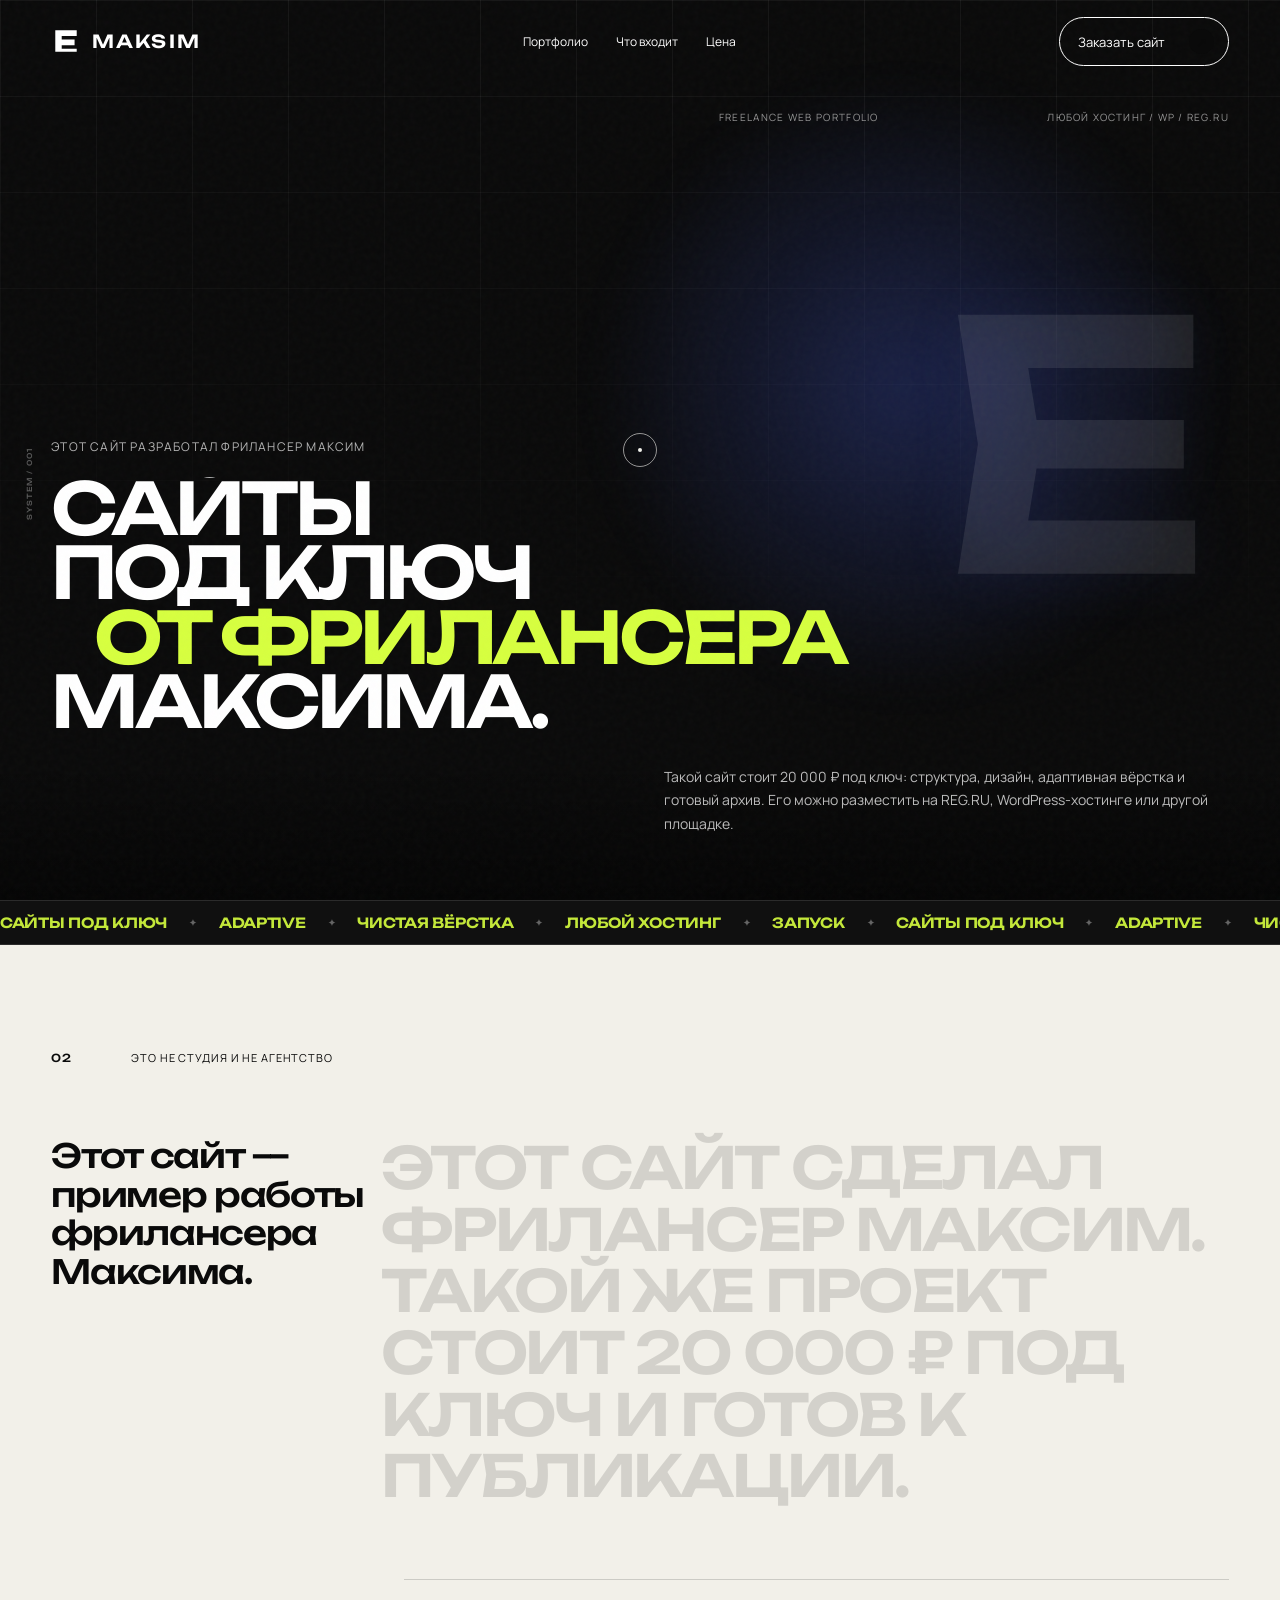
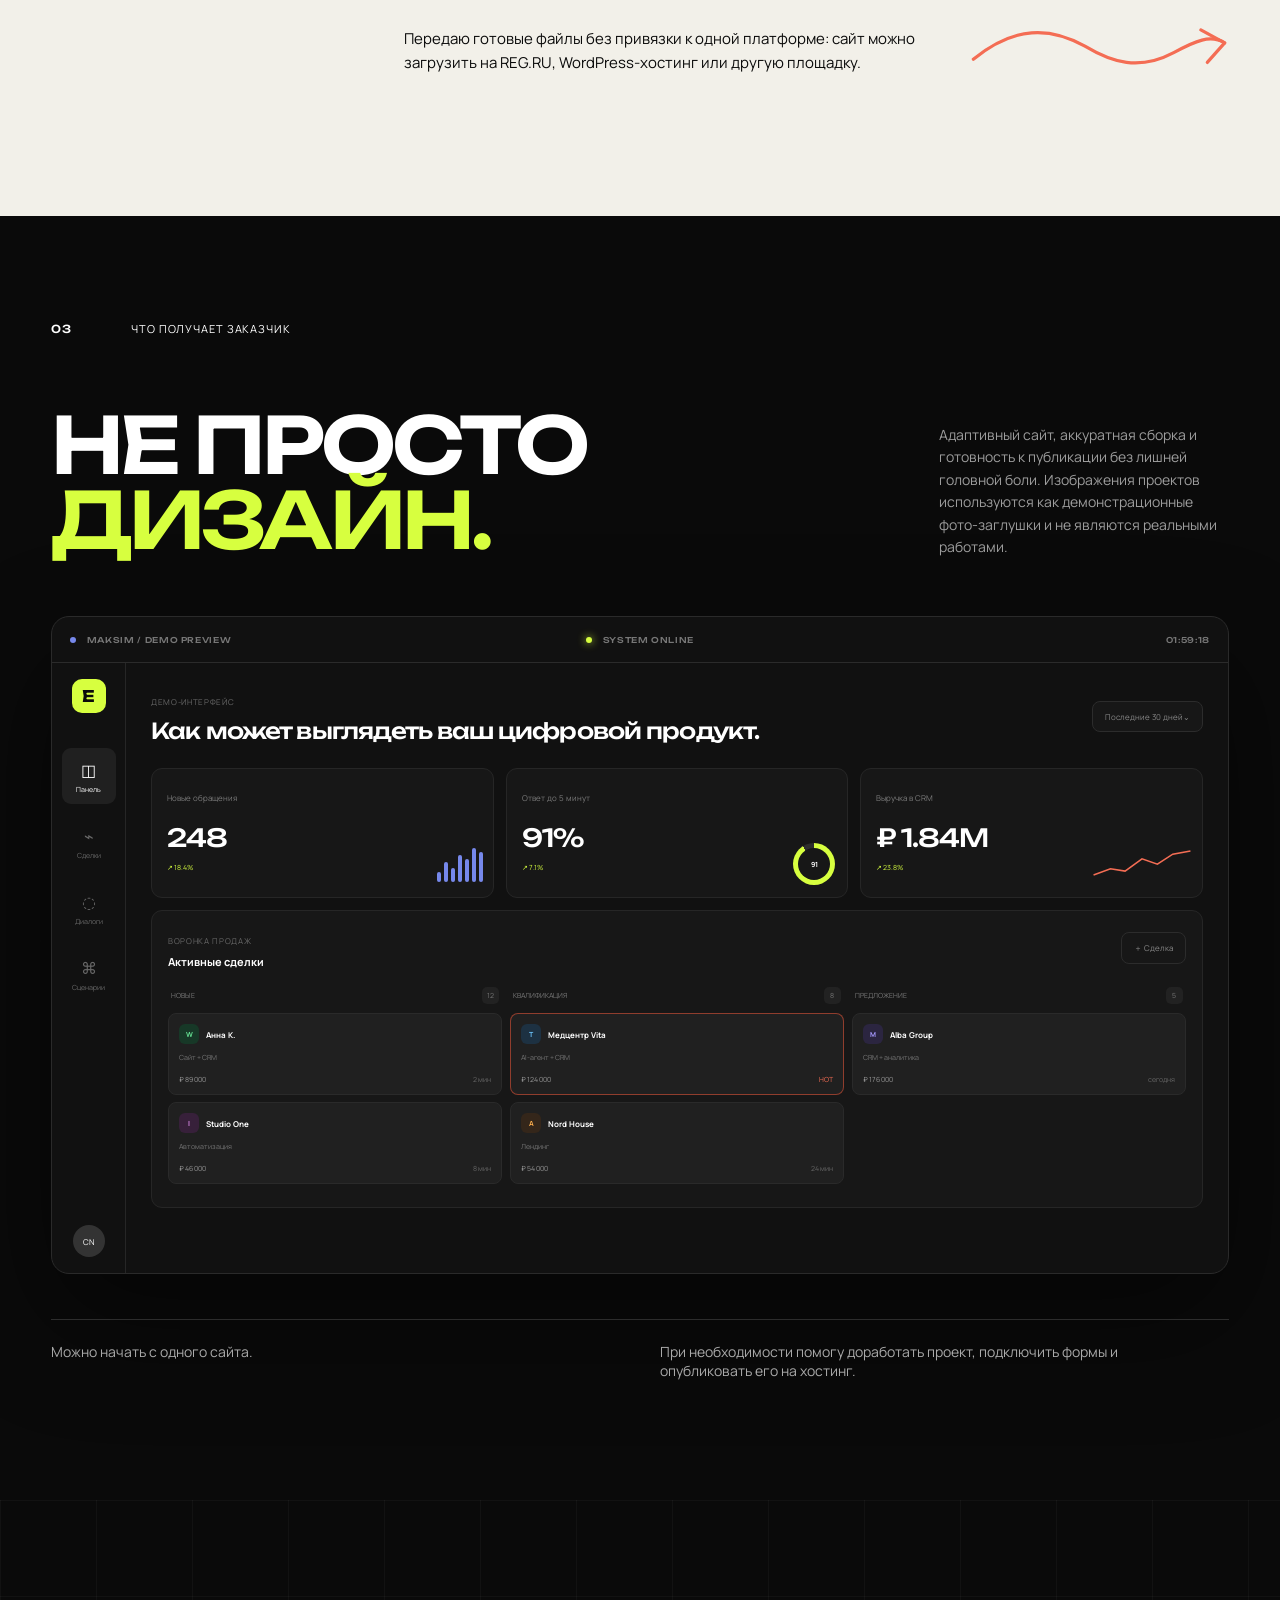
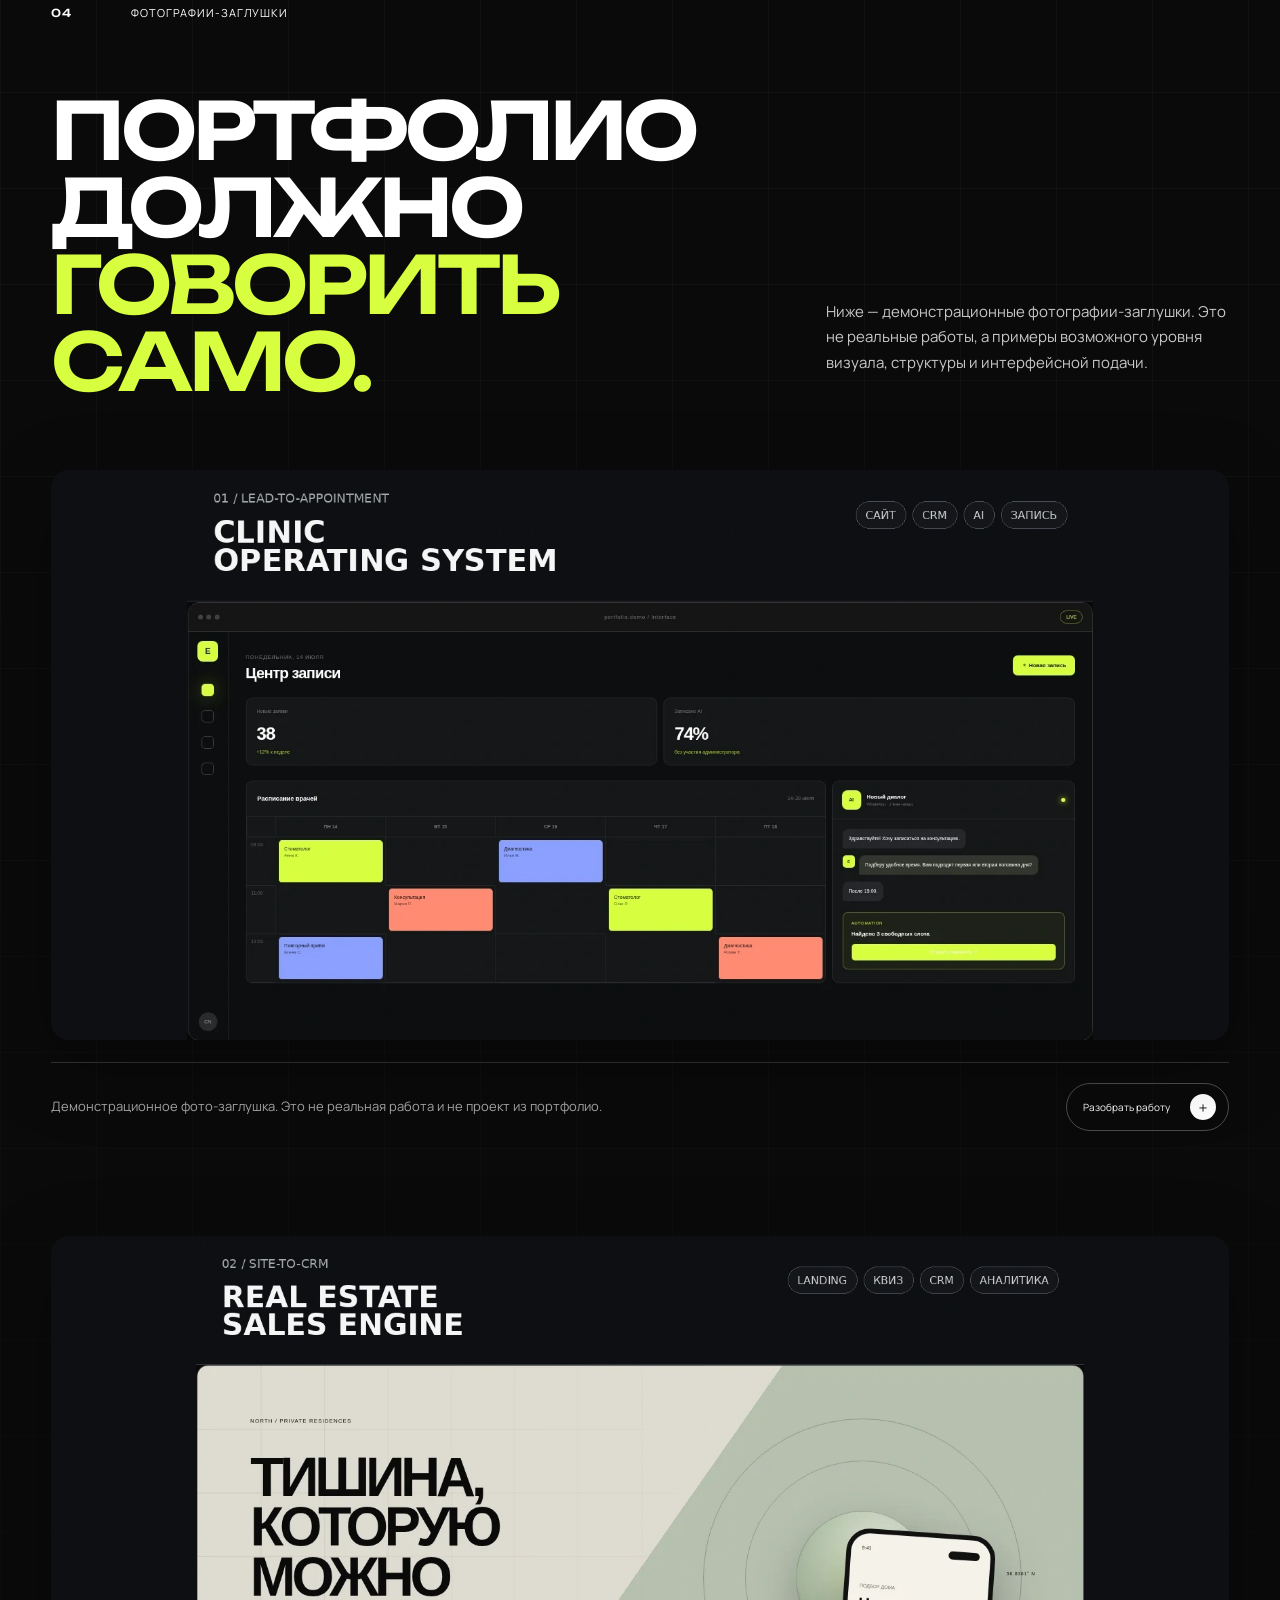
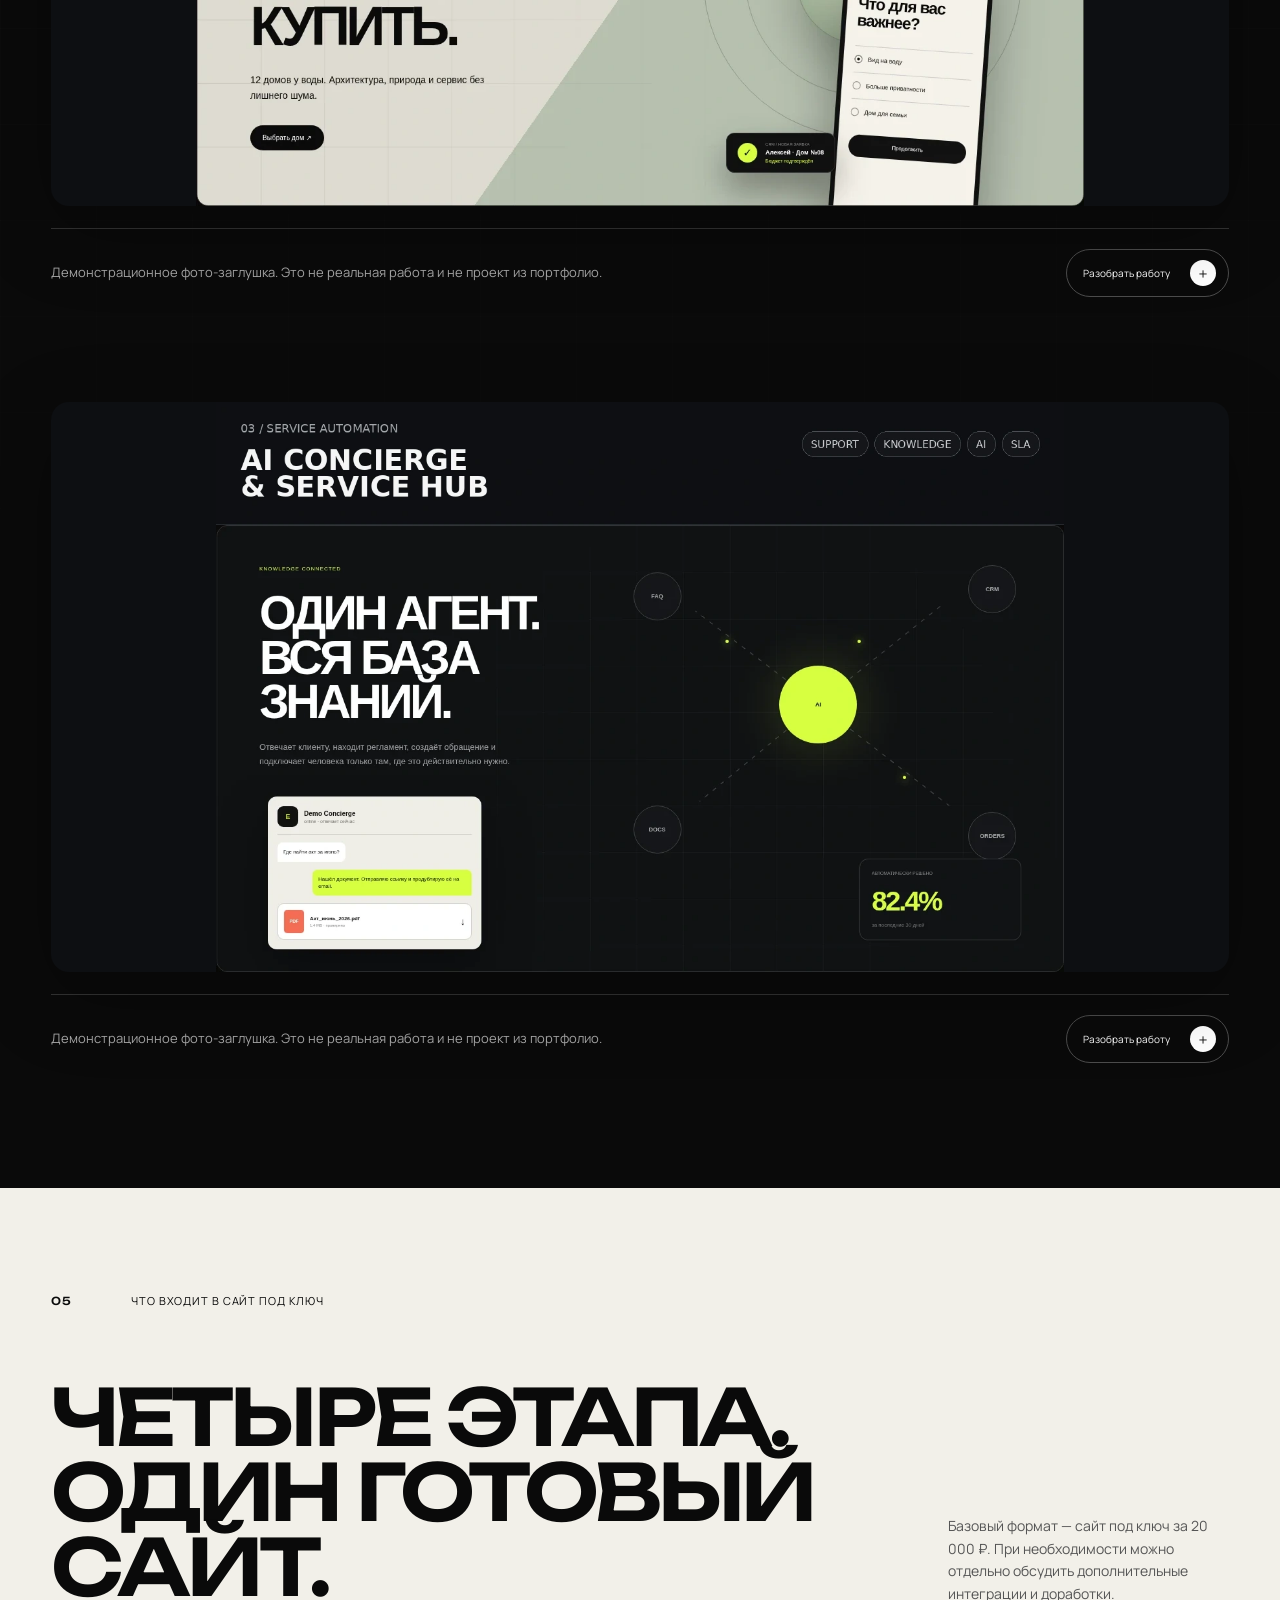
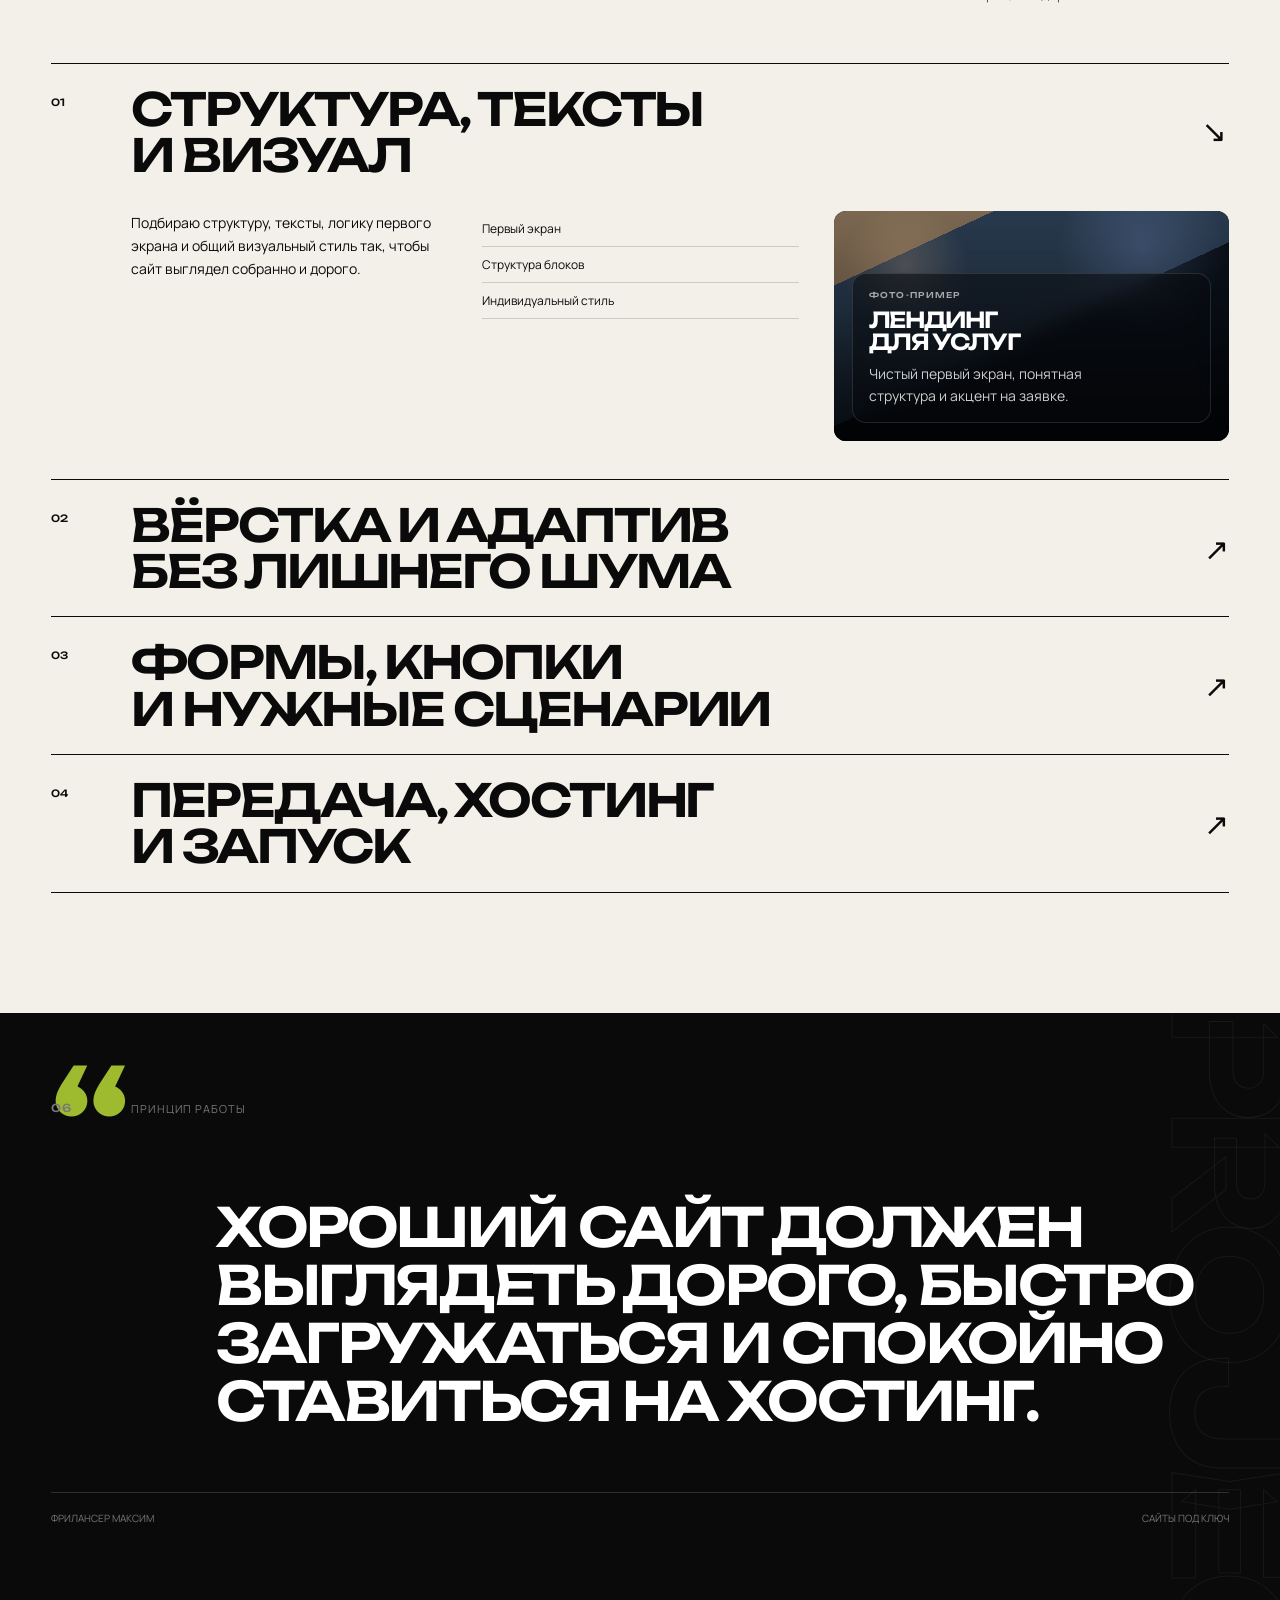
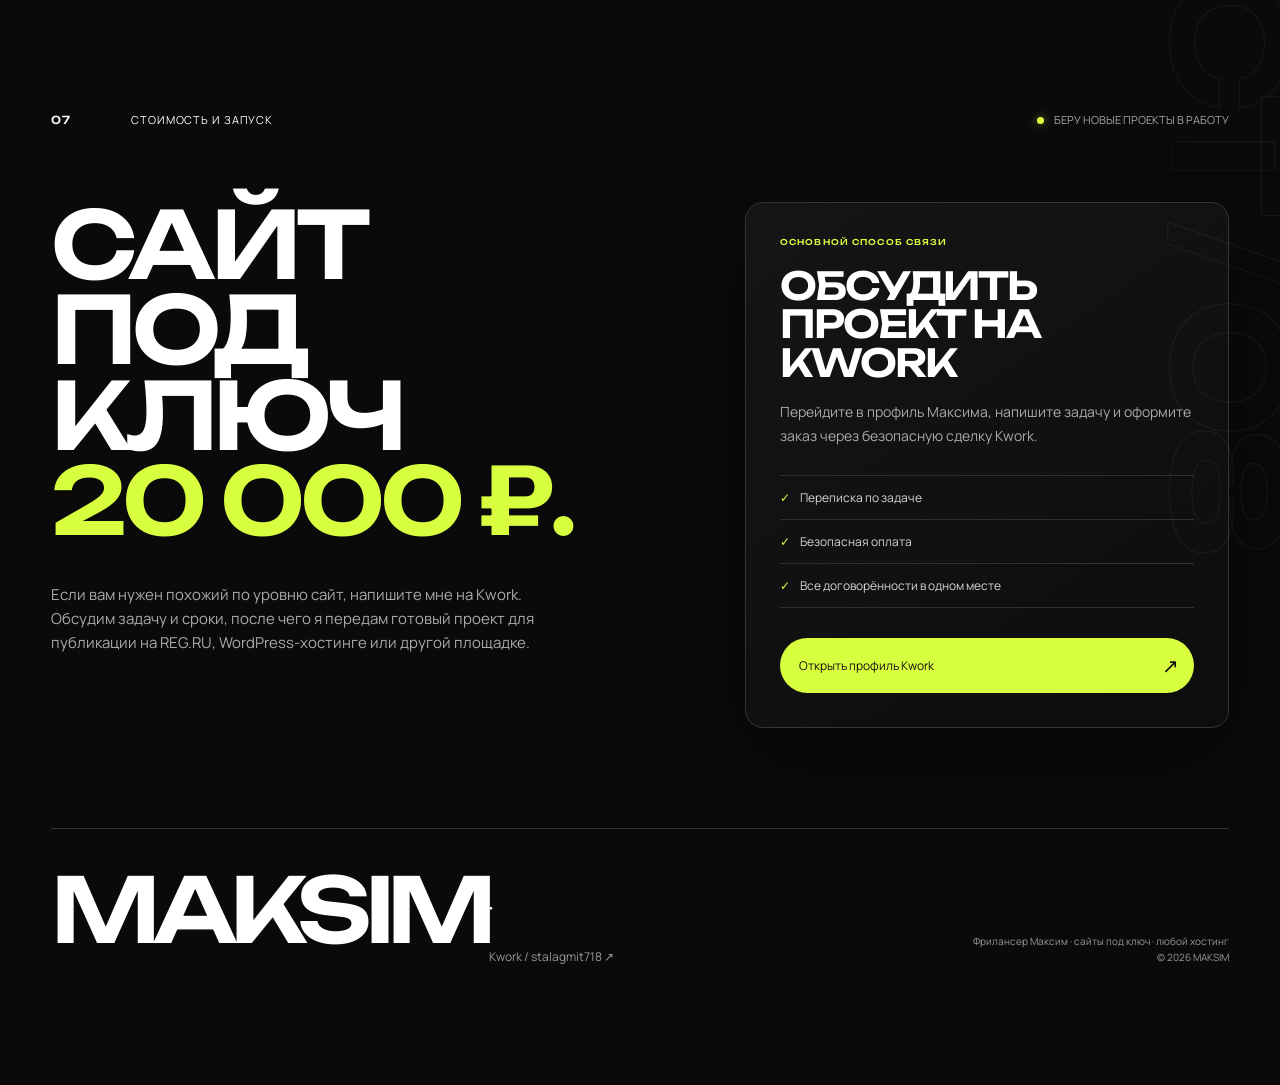
<file: index.html>
<!DOCTYPE html>

<html lang="ru">
<head>
<meta charset="utf-8"/>
<meta content="width=device-width, initial-scale=1" name="viewport"/>
<meta content="#0b0b0b" name="theme-color"/>
<meta content="Портфолио фрилансера Максима: сайты под ключ, которые можно разместить на любом хостинге. Базовая стоимость — 20 000 ₽." name="description"/>
<title>Максим — сайты под ключ за 20 000 ₽</title>
<link href="assets/favicon.svg" rel="icon" type="image/svg+xml"/>
<link href="styles.css" rel="stylesheet"/>
</head>
<body class="is-loading">
<div aria-hidden="true" class="loader">
<div class="loader-mark">E</div>
<div class="loader-copy"><span>MAKSIM / WEB PORTFOLIO</span><b data-loader-count="">00</b></div>
<div class="loader-track"><i></i></div>
</div>
<div aria-hidden="true" class="noise"></div>
<div aria-hidden="true" class="progress"><span></span></div>
<div aria-hidden="true" class="cursor"><i></i></div>
<header class="site-header" data-header="">
<a aria-label="Портфолио Максима — на главную" class="brand magnetic" href="#top">
<svg aria-hidden="true" viewbox="0 0 42 42">
<path d="M6 6h30v8H15v5h18v8H15v5h21v4H6z"></path>
</svg>
<span>MAKSIM</span>
</a>
<nav aria-label="Основная навигация" class="desktop-nav"><a href="#work">Портфолио</a><a href="#services">Что входит</a><a href="#contact">Цена</a></nav>
<a class="header-cta magnetic" href="#contact"><span>Заказать сайт</span><b>↗</b></a>
<button aria-expanded="false" aria-label="Открыть меню" class="menu-toggle"><span></span><span></span></button>
</header>
<aside aria-hidden="true" class="mobile-menu">
<nav><a href="#work">Портфолио</a><a href="#services">Что входит</a><a href="#contact">Заказать сайт ↗</a></nav>
<small>Фрилансер · сайты под ключ · любой хостинг</small>
</aside>
<main id="top">
<section aria-labelledby="hero-title" class="hero section-dark">
<div aria-hidden="true" class="hero-grid"></div>
<div aria-hidden="true" class="hero-glow"></div>
<div class="hero-topline reveal">
<span>Freelance web portfolio</span>
<span>Любой хостинг / WP / reg.ru</span>
</div>
<div class="hero-copy">
<p class="eyebrow reveal">Этот сайт разработал фрилансер Максим</p>
<h1 id="hero-title">
<span class="line"><em>САЙТЫ</em></span>
<span class="line"><em>ПОД КЛЮЧ</em></span>
<span class="line accent-line"><em>ОТ ФРИЛАНСЕРА</em></span>
<span class="line"><em>МАКСИМА.</em></span>
</h1>
<div class="hero-bottom reveal">
<p>Такой сайт стоит 20 000 ₽ под ключ: структура, дизайн, адаптивная вёрстка и готовый архив. Его можно разместить на REG.RU, WordPress‑хостинге или другой площадке.</p>
</div>
</div>
<div aria-hidden="true" class="hero-letter-e">E</div>
<div aria-hidden="true" class="hero-watermark">E</div>
</section>
<section aria-label="Навыки и преимущества" class="ticker">
<div class="ticker-track">
<span>САЙТЫ ПОД КЛЮЧ</span><b>✦</b><span>ADAPTIVE</span><b>✦</b><span>ЧИСТАЯ ВЁРСТКА</span><b>✦</b><span>ЛЮБОЙ ХОСТИНГ</span><b>✦</b><span>ЗАПУСК</span><b>✦</b>
<span>САЙТЫ ПОД КЛЮЧ</span><b>✦</b><span>ADAPTIVE</span><b>✦</b><span>ЧИСТАЯ ВЁРСТКА</span><b>✦</b><span>ЛЮБОЙ ХОСТИНГ</span><b>✦</b><span>ЗАПУСК</span><b>✦</b>
</div>
</section>
<section class="manifesto section-light">
<div class="section-label reveal"><span>02</span><p>Это не студия и не агентство</p></div>
<div class="manifesto-copy">
<p class="intro reveal">Этот сайт — пример работы фрилансера Максима.</p>
<h2 class="word-reveal">ЭТОТ САЙТ СДЕЛАЛ ФРИЛАНСЕР МАКСИМ. ТАКОЙ ЖЕ ПРОЕКТ СТОИТ 20 000 ₽ ПОД КЛЮЧ И ГОТОВ К ПУБЛИКАЦИИ.</h2>
</div>
<div class="manifesto-foot reveal">
<p>Передаю готовые файлы без привязки к одной платформе: сайт можно загрузить на REG.RU, WordPress‑хостинг или другую площадку.</p>
<span aria-hidden="true" class="scribble">
<svg viewbox="0 0 240 80"><path d="M4 50c38-31 71-30 103-12 25 15 50 23 82 6 20-11 34-17 47-9"></path><path d="m214 23 22 12-16 18"></path></svg>
</span>
</div>
</section>
<section class="system section-dark" id="system">
<div class="section-label reveal"><span>03</span><p>Что получает заказчик</p></div>
<div class="system-heading">
<h2 class="reveal">НЕ ПРОСТО<br/><span>ДИЗАЙН.</span></h2>
<p class="reveal">Адаптивный сайт, аккуратная сборка и готовность к публикации без лишней головной боли. Изображения проектов используются как демонстрационные фото-заглушки и не являются реальными работами.</p>
</div>
<div class="control-room reveal">
<div class="window-top">
<div class="window-brand"><i></i> MAKSIM / DEMO PREVIEW</div>
<div class="window-status"><span></span> SYSTEM ONLINE</div>
<div class="window-time" id="clock">12:48:03</div>
</div>
<div class="control-layout">
<aside class="control-sidebar">
<div class="mini-logo">E</div>
<button aria-label="Панель" class="active"><span>◫</span><small>Панель</small></button>
<button aria-label="Сделки"><span>⌁</span><small>Сделки</small></button>
<button aria-label="Диалоги"><span>◌</span><small>Диалоги</small></button>
<button aria-label="Автоматизации"><span>⌘</span><small>Сценарии</small></button>
<div class="sidebar-bottom">CN</div>
</aside>
<div class="control-main">
<div class="dashboard-head">
<div><small>Демо‑интерфейс</small><h3>Как может выглядеть ваш цифровой продукт.</h3></div>
<button>Последние 30 дней⌄</button>
</div>
<div class="metric-row">
<article><small>Новые обращения</small><strong>248</strong><span>↗ 18.4%</span><div class="spark"><i></i><i></i><i></i><i></i><i></i><i></i><i></i></div></article>
<article><small>Ответ до 5 минут</small><strong>91%</strong><span>↗ 7.1%</span><div class="donut"><b>91</b></div></article>
<article><small>В работе</small><strong>64</strong><span class="neutral">12 требуют внимания</span><div class="people"><i>А</i><i>М</i><i>Д</i><i>+4</i></div></article>
<article><small>Выручка в CRM</small><strong>₽ 1.84M</strong><span>↗ 23.8%</span><div class="linechart"><svg viewbox="0 0 130 42"><path d="M2 35 24 27 43 30 65 14 85 21 105 8 128 4"></path></svg></div></article>
</div>
<div class="workspace-grid">
<div class="pipeline-panel">
<div class="panel-title"><div><small>Воронка продаж</small><strong>Активные сделки</strong></div><button>＋ Сделка</button></div>
<div class="pipeline-columns">
<div class="pipe-col"><header><span>НОВЫЕ</span><b>12</b></header>
<article><div><i class="source wa">W</i><strong>Анна К.</strong></div><small>Сайт + CRM</small><footer><span>₽ 89 000</span><b>2 мин</b></footer></article>
<article><div><i class="source ig">I</i><strong>Studio One</strong></div><small>Автоматизация</small><footer><span>₽ 46 000</span><b>8 мин</b></footer></article>
</div>
<div class="pipe-col"><header><span>КВАЛИФИКАЦИЯ</span><b>8</b></header>
<article class="hot"><div><i class="source tg">T</i><strong>Медцентр Vita</strong></div><small>AI‑агент + CRM</small><footer><span>₽ 124 000</span><b>HOT</b></footer></article>
<article><div><i class="source ad">A</i><strong>Nord House</strong></div><small>Лендинг</small><footer><span>₽ 54 000</span><b>24 мин</b></footer></article>
</div>
<div class="pipe-col"><header><span>ПРЕДЛОЖЕНИЕ</span><b>5</b></header>
<article><div><i class="source ml">M</i><strong>Alba Group</strong></div><small>CRM + аналитика</small><footer><span>₽ 176 000</span><b>сегодня</b></footer></article>
</div>
<div class="pipe-col"><header><span>СДЕЛКА</span><b>4</b></header>
<article class="won"><div><i class="source wa">W</i><strong>Forma</strong></div><small>Корпоративный сайт</small><footer><span>₽ 138 000</span><b>✓ WON</b></footer></article>
</div>
</div>
</div>
<div class="automation-panel">
<div class="panel-title"><div><small>Автоматизации</small><strong>Сценарий «Новая заявка»</strong></div><span class="live-dot">LIVE</span></div>
<div class="flow-canvas">
<svg preserveaspectratio="none" viewbox="0 0 500 310"><path d="M82 64 H182 V123 H280 V82 H410"></path><path d="M280 123 V229 H407"></path></svg>
<div class="flow-node fn1"><i>⚡</i><span>Триггер</span><strong>Новая заявка</strong></div>
<div class="flow-node fn2"><i>AI</i><span>Анализ</span><strong>Квалификация</strong></div>
<div class="flow-node fn3"><i>W</i><span>Сообщение</span><strong>Ответ в WhatsApp</strong></div>
<div class="flow-node fn4"><i>✓</i><span>CRM</span><strong>Создать сделку</strong></div>
<div class="flow-node fn5"><i>↻</i><span>Follow‑up</span><strong>Через 24 часа</strong></div>
<b class="pulse p1"></b><b class="pulse p2"></b>
</div>
</div>
</div>
</div>
</div>
</div>
<div class="system-caption reveal">
<p>Можно начать с одного сайта.</p>
<p>При необходимости помогу доработать проект, подключить формы и опубликовать его на хостинг.</p>
</div>
</section><section class="work section-dark" id="work">
<div class="section-label reveal"><span>04</span><p>Фотографии-заглушки</p></div>
<div class="work-head">
<h2 class="reveal">ПОРТФОЛИО ДОЛЖНО<br/><span>ГОВОРИТЬ САМО.</span></h2>
<div class="work-copy reveal">
<p>Ниже — демонстрационные фотографии-заглушки. Это не реальные работы, а примеры возможного уровня визуала, структуры и интерфейсной подачи.</p>

</div>
</div>
<div class="scene-stack">
<article class="scene-card scene-clinic reveal" data-scene="">

<figure class="portfolio-shot"><img alt="Статичное изображение проекта из портфолио Максима" decoding="async" loading="lazy" src="assets/portfolio-work-01.webp"/></figure>
<div class="scene-foot"><p>Демонстрационное фото-заглушка. Это не реальная работа и не проект из портфолио.</p><button class="scene-toggle" type="button"><span>Разобрать работу</span><b>＋</b></button></div>
<div class="scene-detail"><div class="scene-placeholder"><p>Тут будет разбор работы.</p></div></div>
</article>
<article class="scene-card scene-estate reveal" data-scene="">

<figure class="portfolio-shot"><img alt="Статичное изображение проекта из портфолио Максима" decoding="async" loading="lazy" src="assets/portfolio-work-02.webp"/></figure>
<div class="scene-foot"><p>Демонстрационное фото-заглушка. Это не реальная работа и не проект из портфолио.</p><button class="scene-toggle" type="button"><span>Разобрать работу</span><b>＋</b></button></div>
<div class="scene-detail"><div class="scene-placeholder"><p>Тут будет разбор работы.</p></div></div>
</article>
<article class="scene-card scene-service reveal" data-scene="">

<figure class="portfolio-shot"><img alt="Статичное изображение проекта из портфолио Максима" decoding="async" loading="lazy" src="assets/portfolio-work-03.webp"/></figure>
<div class="scene-foot"><p>Демонстрационное фото-заглушка. Это не реальная работа и не проект из портфолио.</p><button class="scene-toggle" type="button"><span>Разобрать работу</span><b>＋</b></button></div>
<div class="scene-detail"><div class="scene-placeholder"><p>Тут будет разбор работы.</p></div></div>
</article>
</div>
</section><section class="services section-light" id="services">
<div class="section-label reveal"><span>05</span><p>Что входит в сайт под ключ</p></div>
<div class="services-head reveal">
<h2>ЧЕТЫРЕ ЭТАПА.<br/><span>ОДИН ГОТОВЫЙ САЙТ.</span></h2>
<p>Базовый формат — сайт под ключ за 20 000 ₽. При необходимости можно отдельно обсудить дополнительные интеграции и доработки.</p>
</div>
<div class="service-list">
<article class="service-item active" data-service="web">
<div class="service-no">01</div>
<button class="service-trigger"><span>СТРУКТУРА, ТЕКСТЫ<br/>И ВИЗУАЛ</span><b>↗</b></button>
<div class="service-content">
<p>Подбираю структуру, тексты, логику первого экрана и общий визуальный стиль так, чтобы сайт выглядел собранно и дорого.</p>
<ul><li>Первый экран</li><li>Структура блоков</li><li>Индивидуальный стиль</li></ul>
<div class="service-visual visual-photo visual-photo-site">
<div class="photo-overlay"><small>Фото-пример</small><strong>ЛЕНДИНГ<br/>ДЛЯ УСЛУГ</strong><p>Чистый первый экран, понятная структура и акцент на заявке.</p></div>
</div>
</div>
</article>
<article class="service-item" data-service="crm">
<div class="service-no">02</div>
<button class="service-trigger"><span>ВЁРСТКА И АДАПТИВ<br/>БЕЗ ЛИШНЕГО ШУМА</span><b>↗</b></button>
<div class="service-content">
<p>Собираю сайт аккуратно: desktop, tablet и mobile‑версии, чистые отступы, понятная сетка и лёгкая анимация там, где она действительно нужна.</p>
<ul><li>HTML / CSS / JS</li><li>Адаптив</li><li>Базовые анимации</li></ul>
<div class="service-visual visual-photo visual-photo-portfolio"><div class="photo-overlay"><small>Фото-пример</small><strong>ПОРТФОЛИО<br/>ИЛИ ЛИЧНЫЙ БРЕНД</strong><p>Подходит для эксперта, фрилансера или креативного специалиста.</p></div></div>
</div>
</article>
<article class="service-item" data-service="ai">
<div class="service-no">03</div>
<button class="service-trigger"><span>ФОРМЫ, КНОПКИ<br/>И НУЖНЫЕ СЦЕНАРИИ</span><b>↗</b></button>
<div class="service-content">
<p>Добавляю нужные интерактивные элементы: формы, CTA‑кнопки, раскрывающиеся блоки, плавные переходы и другие сценарии, которые делают сайт живым.</p>
<ul><li>Формы заявок</li><li>CTA‑блоки</li><li>UI‑сценарии</li></ul>
<div class="service-visual visual-photo visual-photo-business"><div class="photo-overlay"><small>Фото-пример</small><strong>САЙТ<br/>ДЛЯ БИЗНЕСА</strong><p>Страница с формой, кнопками и понятным сценарием обращения.</p></div></div>
</div>
</article>
<article class="service-item" data-service="auto">
<div class="service-no">04</div>
<button class="service-trigger"><span>ПЕРЕДАЧА, ХОСТИНГ<br/>И ЗАПУСК</span><b>↗</b></button>
<div class="service-content">
<p>Передаю готовый архив сайта и при необходимости помогаю разместить его на обычном хостинге: reg.ru, WordPress‑хостинге и других площадках.</p>
<ul><li>Готовый архив</li><li>Помощь с публикацией</li><li>Любой хостинг</li></ul>
<div class="service-visual visual-auto"><div class="nodes-mini"><i>A</i><i>B</i><i>C</i><i>D</i><svg viewbox="0 0 300 160"><path d="M45 45 145 80 255 42M145 80 255 124"></path></svg></div></div>
</div>
</article>
</div>
</section>
<section class="quote section-dark">
<div class="section-label quote-label reveal"><span>06</span><p>Принцип работы</p></div>
<div aria-hidden="true" class="quote-mark">“</div>
<blockquote class="reveal">ХОРОШИЙ САЙТ ДОЛЖЕН ВЫГЛЯДЕТЬ ДОРОГО, БЫСТРО ЗАГРУЖАТЬСЯ И СПОКОЙНО СТАВИТЬСЯ НА ХОСТИНГ.</blockquote>
<div class="quote-foot reveal"><span>Фрилансер Максим</span><span>Сайты под ключ</span></div>
</section>
<section class="contact section-dark contact-refined" id="contact">
<div class="contact-top">
<div class="section-label reveal"><span>07</span><p>Стоимость и запуск</p></div>
<p class="availability reveal"><i></i> Беру новые проекты в работу</p>
</div>
<div class="contact-layout">
<div class="contact-copy reveal">
<h2>САЙТ<br/>ПОД КЛЮЧ<br/><span>20 000 ₽.</span></h2>
<p>Если вам нужен похожий по уровню сайт, напишите мне на Kwork. Обсудим задачу и сроки, после чего я передам готовый проект для публикации на REG.RU, WordPress‑хостинге или другой площадке.</p>
</div>
<div class="kwork-card reveal"><small>ОСНОВНОЙ СПОСОБ СВЯЗИ</small><h3>ОБСУДИТЬ ПРОЕКТ НА KWORK</h3><p>Перейдите в профиль Максима, напишите задачу и оформите заказ через безопасную сделку Kwork.</p><ul><li>Переписка по задаче</li><li>Безопасная оплата</li><li>Все договорённости в одном месте</li></ul><a class="kwork-button magnetic" href="https://kwork.ru/user/stalagmit718" rel="noopener noreferrer" target="_blank"><span>Открыть профиль Kwork</span><b>↗</b></a></div>
</div>
<footer class="site-footer">
<a class="footer-brand" href="#top">MAKSIM<sup>•</sup></a>
<div><a href="https://kwork.ru/user/stalagmit718" rel="noopener noreferrer" target="_blank">Kwork / stalagmit718 ↗</a></div>
<p>Фрилансер Максим · сайты под ключ · любой хостинг<br/>© 2026 MAKSIM</p>
</footer>
</section>
</main>
<script src="script.js"></script>
</body>
</html>
</file>
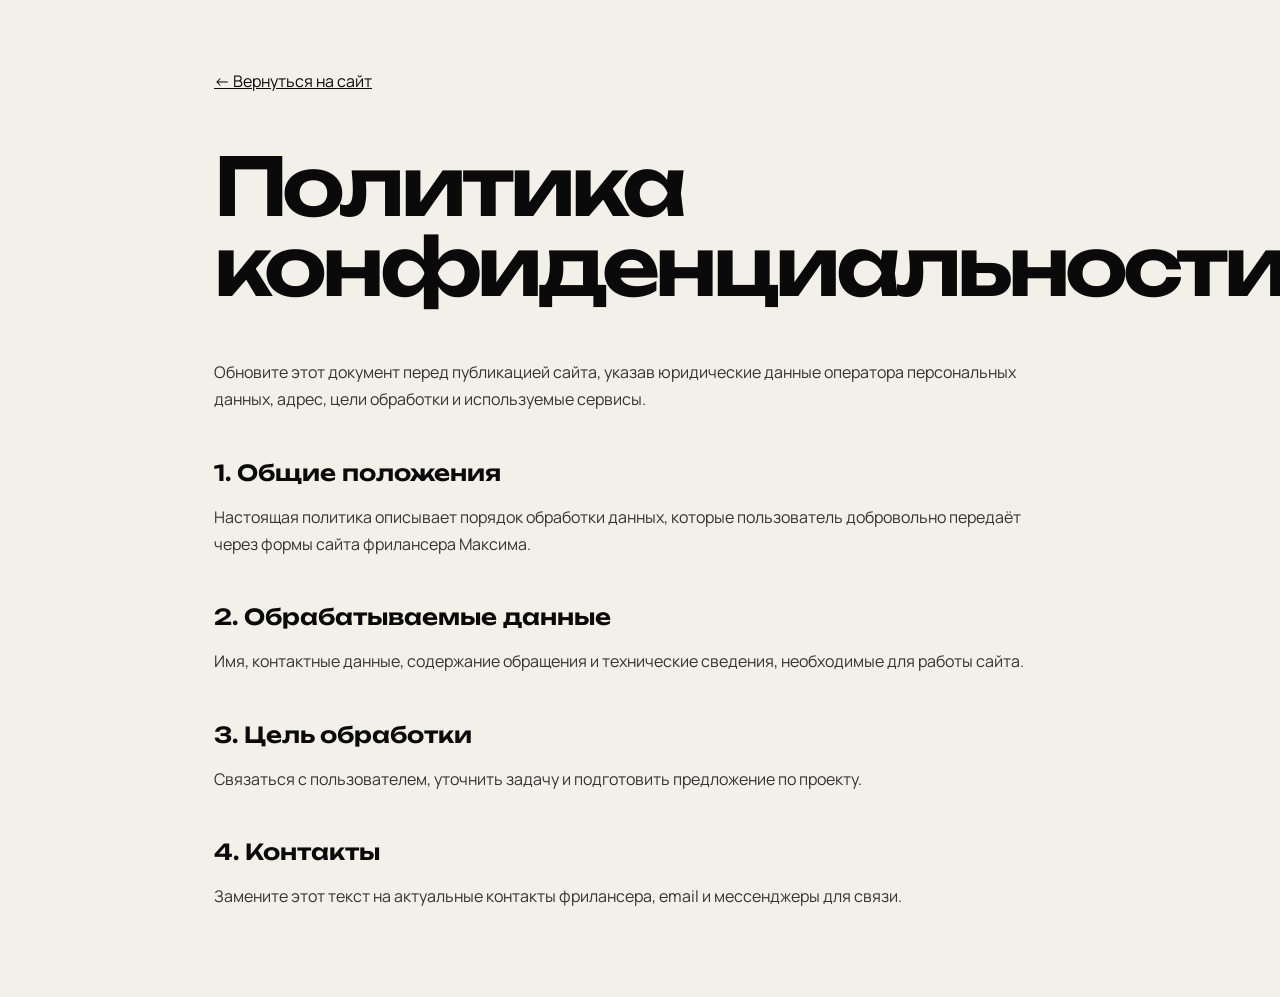
<file: privacy.html>
<!doctype html><html lang="ru"><head><meta charset="utf-8"><meta name="viewport" content="width=device-width,initial-scale=1"><title>Политика конфиденциальности — Maksim</title><link rel="stylesheet" href="styles.css"><style>body{cursor:auto;background:#f2f0e9}.privacy{max-width:900px;margin:auto;padding:70px 24px}.privacy a{text-decoration:underline}.privacy h1{font:600 clamp(40px,7vw,80px)/1 var(--display);letter-spacing:-.06em}.privacy h2{font:600 22px var(--display);margin-top:45px}.privacy p{line-height:1.7;color:#333}</style></head><body><main class="privacy"><a href="index.html">← Вернуться на сайт</a><h1>Политика конфиденциальности</h1><p>Обновите этот документ перед публикацией сайта, указав юридические данные оператора персональных данных, адрес, цели обработки и используемые сервисы.</p><h2>1. Общие положения</h2><p>Настоящая политика описывает порядок обработки данных, которые пользователь добровольно передаёт через формы сайта фрилансера Максима.</p><h2>2. Обрабатываемые данные</h2><p>Имя, контактные данные, содержание обращения и технические сведения, необходимые для работы сайта.</p><h2>3. Цель обработки</h2><p>Связаться с пользователем, уточнить задачу и подготовить предложение по проекту.</p><h2>4. Контакты</h2><p>Замените этот текст на актуальные контакты фрилансера, email и мессенджеры для связи.</p></main></body></html>
</file>
<file: styles.css>
@import url('https://fonts.googleapis.com/css2?family=Manrope:wght@400;500;600;700&family=Unbounded:wght@500;600;700&display=swap');

:root{
  --ink:#0a0a0a;
  --paper:#f2f0e9;
  --paper2:#e8e5dc;
  --acid:#d7ff3f;
  --coral:#ff5b3a;
  --blue:#4f6bff;
  --muted:#8f8f8a;
  --line:rgba(10,10,10,.16);
  --line-dark:rgba(255,255,255,.15);
  --pad:clamp(20px,4vw,68px);
  --display:'Unbounded',Arial,sans-serif;
  --body:'Manrope',Arial,sans-serif;
}
*{box-sizing:border-box}
html{scroll-behavior:smooth;background:var(--ink)}
body{margin:0;background:var(--paper);color:var(--ink);font-family:var(--body);overflow-x:hidden;cursor:none}
a,button,input,textarea{font:inherit}a{color:inherit;text-decoration:none}button{color:inherit}.noise{position:fixed;inset:0;z-index:999;pointer-events:none;opacity:.035;background-image:url("data:image/svg+xml,%3Csvg viewBox='0 0 180 180' xmlns='http://www.w3.org/2000/svg'%3E%3Cfilter id='n'%3E%3CfeTurbulence type='fractalNoise' baseFrequency='.9' numOctaves='4' stitchTiles='stitch'/%3E%3C/filter%3E%3Crect width='100%25' height='100%25' filter='url(%23n)' opacity='.8'/%3E%3C/svg%3E")}.progress{position:fixed;left:0;top:0;width:100%;height:3px;z-index:1100;pointer-events:none}.progress span{display:block;width:0;height:100%;background:var(--acid)}.cursor{position:fixed;left:0;top:0;width:34px;height:34px;border:1px solid rgba(255,255,255,.6);border-radius:50%;mix-blend-mode:difference;z-index:1200;pointer-events:none;transform:translate(-50%,-50%);transition:width .25s,height .25s,background .25s}.cursor i{position:absolute;width:4px;height:4px;border-radius:50%;background:#fff;left:50%;top:50%;transform:translate(-50%,-50%)}.cursor.hover{width:62px;height:62px;background:#fff;border-color:#fff}.cursor.hover i{display:none}
.site-header{position:fixed;z-index:1000;top:0;left:0;width:100%;height:82px;padding:0 var(--pad);display:flex;align-items:center;justify-content:space-between;color:#fff;transition:background .3s,color .3s,transform .4s,border .3s}.site-header.scrolled{background:rgba(242,240,233,.9);backdrop-filter:blur(18px);color:var(--ink);border-bottom:1px solid rgba(10,10,10,.08)}.site-header.hide{transform:translateY(-100%)}.brand{display:flex;gap:11px;align-items:center;font:600 18px var(--display);letter-spacing:-.05em}.brand svg{width:30px;fill:currentColor}.desktop-nav{display:flex;gap:34px;font-size:13px}.desktop-nav a{position:relative}.desktop-nav a:after{content:"";position:absolute;left:0;bottom:-5px;width:0;height:1px;background:currentColor;transition:.25s}.desktop-nav a:hover:after{width:100%}.header-cta{display:flex;align-items:center;gap:24px;font-size:13px;border:1px solid currentColor;border-radius:99px;padding:11px 14px 11px 18px}.header-cta b{display:grid;place-items:center;width:25px;height:25px;background:currentColor;color:var(--ink);border-radius:50%;font-weight:400}.site-header.scrolled .header-cta b{color:var(--paper)}.menu-toggle{display:none;border:0;background:none;width:42px;height:42px;padding:10px}.menu-toggle span{height:1px;background:currentColor;display:block;margin:7px 0;transition:.3s}.mobile-menu{position:fixed;inset:0;z-index:900;background:var(--acid);padding:120px var(--pad) 40px;transform:translateY(-100%);transition:.55s cubic-bezier(.77,0,.18,1);display:flex;flex-direction:column;justify-content:space-between}.mobile-menu.open{transform:translateY(0)}.mobile-menu nav{display:flex;flex-direction:column}.mobile-menu nav a{font:600 clamp(34px,10vw,60px)/1.2 var(--display);padding:14px 0;border-bottom:1px solid rgba(0,0,0,.2)}
.section-dark{background:var(--ink);color:#fff}.section-light{background:var(--paper);color:var(--ink)}.section-coral{background:var(--coral);color:var(--ink)}.section-lime{background:var(--acid);color:var(--ink)}.section-label{display:grid;grid-template-columns:80px 1fr;align-items:center;font-size:11px;text-transform:uppercase;letter-spacing:.08em}.section-label span{font:500 11px var(--display)}.section-label p{margin:0}
.hero{position:relative;min-height:100svh;padding:110px var(--pad) 42px;overflow:hidden;display:flex;flex-direction:column}.hero-grid{position:absolute;inset:0;background-image:linear-gradient(rgba(255,255,255,.05) 1px,transparent 1px),linear-gradient(90deg,rgba(255,255,255,.05) 1px,transparent 1px);background-size:7.5vw 7.5vw;mask-image:linear-gradient(to bottom,black 0,transparent 78%)}.hero-glow{position:absolute;width:650px;height:650px;border-radius:50%;right:4%;top:7%;background:radial-gradient(circle,rgba(79,107,255,.25),rgba(79,107,255,0) 68%);filter:blur(20px)}.hero-topline{position:relative;z-index:2;display:flex;justify-content:space-between;margin-left:calc(55% + 20px);font-size:10px;letter-spacing:.12em;text-transform:uppercase;color:#969696}.hero-copy{position:relative;z-index:3;margin-top:auto;padding-top:8vh}.eyebrow{font-size:12px;color:#b6b6b6;text-transform:uppercase;letter-spacing:.1em;margin:0 0 22px}.hero h1{font:600 clamp(44px,6.35vw,120px)/.88 var(--display);letter-spacing:-.075em;margin:0;text-transform:uppercase;position:relative;z-index:5;max-width:95%}.hero h1 .line{display:block;overflow:hidden}.hero h1 em{display:block;font-style:normal;transform:translateY(105%);animation:titleIn 1.1s cubic-bezier(.16,1,.3,1) forwards}.hero h1 .line:nth-child(2) em{animation-delay:.08s}.hero h1 .line:nth-child(3) em{animation-delay:.16s}.hero h1 .line:nth-child(4) em{animation-delay:.24s}.hero h1 .accent-line{color:var(--acid);margin-left:8%}@keyframes titleIn{to{transform:translateY(0)}}.hero-bottom{display:grid;grid-template-columns:1fr 140px;gap:30px;align-items:end;width:47%;margin:34px 0 0 auto}.hero-bottom p{margin:0;font-size:15px;line-height:1.65;color:#c9c9c9}.round-link{width:112px;height:112px;border:1px solid #777;border-radius:50%;display:flex;flex-direction:column;justify-content:center;align-items:center;gap:10px;text-align:center;text-transform:uppercase;font-size:9px;letter-spacing:.08em;transition:.3s}.round-link b{font-size:20px;font-weight:400}.round-link:hover{background:var(--acid);color:var(--ink);border-color:var(--acid)}.hero-orbit{position:absolute;z-index:2;right:var(--pad);top:98px;width:42vw;height:47vh;min-height:390px;max-height:600px}.orbit-lines{position:absolute;inset:0;width:100%;height:100%;overflow:visible}.orbit-lines path{fill:none;stroke:rgba(255,255,255,.15);stroke-width:1;stroke-dasharray:4 7}.orbit-node{position:absolute;background:rgba(18,18,18,.8);border:1px solid rgba(255,255,255,.16);backdrop-filter:blur(12px);border-radius:12px;padding:14px 16px;min-width:144px;box-shadow:0 20px 60px rgba(0,0,0,.25);transition:transform .25s ease-out}.orbit-node small{display:block;font:500 8px var(--display);color:#777;margin-bottom:13px}.orbit-node strong{display:block;font-size:12px}.orbit-node span{display:block;font-size:9px;color:#8c8c8c;margin-top:4px}.orbit-node.n1{left:0;top:7%}.orbit-node.n2{right:2%;top:3%}.orbit-node.n3{left:2%;bottom:4%}.orbit-node.n4{right:1%;bottom:6%}.orbit-node.n5{right:3%;top:46%}.orbit-node.core{left:50%;top:47%;transform:translate(-50%,-50%);width:182px;height:182px;border-radius:50%;padding:0;display:grid;place-items:center;text-align:center;background:#111;border-color:rgba(215,255,63,.5);box-shadow:0 0 80px rgba(215,255,63,.12)}.core-ring{position:absolute;inset:11px;border:1px dashed rgba(215,255,63,.4);border-radius:50%;animation:spin 18s linear infinite}.orbit-node.core span{position:absolute;top:40px;font:600 10px var(--display);color:var(--acid);letter-spacing:.12em}.orbit-node.core strong{font:600 19px/1.05 var(--display);letter-spacing:-.04em}.orbit-node.core i{position:absolute;bottom:37px;font-style:normal;font-size:8px;text-transform:uppercase;color:#888}.orbit-node.core i:before{content:"";display:inline-block;width:5px;height:5px;border-radius:50%;background:var(--acid);margin-right:5px;box-shadow:0 0 8px var(--acid)}@keyframes spin{to{transform:rotate(360deg)}}.signal{position:absolute;width:5px;height:5px;background:var(--acid);border-radius:50%;box-shadow:0 0 12px var(--acid)}.signal.s1{left:20%;top:25%;animation:signal1 4.8s linear infinite}.signal.s2{right:19%;top:21%;animation:signal2 5.4s linear infinite}.signal.s3{left:24%;bottom:20%;animation:signal3 5s linear infinite}.signal.s4{right:15%;bottom:17%;animation:signal4 4.4s linear infinite}@keyframes signal1{50%{transform:translate(170px,100px);opacity:1}100%{transform:translate(300px,170px);opacity:0}}@keyframes signal2{50%{transform:translate(-140px,90px);opacity:1}100%{transform:translate(-260px,160px);opacity:0}}@keyframes signal3{50%{transform:translate(160px,-60px);opacity:1}100%{transform:translate(280px,-110px);opacity:0}}@keyframes signal4{50%{transform:translate(-140px,-55px);opacity:1}100%{transform:translate(-260px,-105px);opacity:0}}.hero-index{position:absolute;right:var(--pad);bottom:42px;display:flex;align-items:center;gap:10px;font:500 8px var(--display);color:#777}.hero-index i{display:block;width:60px;height:1px;background:#555}
.ticker{overflow:hidden;background:var(--acid);border-top:1px solid var(--ink);border-bottom:1px solid var(--ink);padding:18px 0}.ticker-track{display:flex;align-items:center;width:max-content;gap:25px;animation:ticker 28s linear infinite;font:600 18px var(--display);letter-spacing:-.04em}.ticker-track b{font-size:12px}@keyframes ticker{to{transform:translateX(-50%)}}
.manifesto{padding:90px var(--pad) 120px}.manifesto-copy{display:grid;grid-template-columns:30% 70%;margin-top:85px}.manifesto-copy .intro{margin:0;font:500 clamp(28px,3.1vw,55px)/1.1 var(--display);letter-spacing:-.055em;max-width:360px}.manifesto-copy .intro em{font-style:normal;color:var(--coral)}.manifesto h2{margin:0;font:600 clamp(38px,5.6vw,98px)/.99 var(--display);letter-spacing:-.07em}.manifesto h2 .word{display:inline-block;opacity:.13;transition:opacity .35s}.manifesto h2 .word.on{opacity:1}.manifesto-foot{margin:90px 0 0 30%;display:grid;grid-template-columns:1fr 260px;gap:30px;align-items:center;border-top:1px solid var(--line);padding-top:25px}.manifesto-foot p{max-width:600px;font-size:17px;line-height:1.6;margin:0}.scribble svg{width:100%;fill:none;stroke:var(--coral);stroke-width:3;stroke-linecap:round;stroke-linejoin:round}
.system{padding:90px var(--pad) 120px;overflow:hidden}.system-heading{display:flex;justify-content:space-between;align-items:flex-end;margin:80px 0 65px}.system-heading h2,.services-head h2,.approach-head h2{font:600 clamp(50px,7vw,124px)/.88 var(--display);letter-spacing:-.075em;margin:0}.system-heading h2 span{color:var(--acid)}.system-heading p{width:290px;margin:0;color:#aaa;line-height:1.6}.control-room{border:1px solid #2a2a2a;border-radius:18px;background:#111;box-shadow:0 60px 150px rgba(0,0,0,.55);overflow:hidden;transform:perspective(1800px) rotateX(3deg);transform-origin:center top}.window-top{height:46px;border-bottom:1px solid #2b2b2b;display:grid;grid-template-columns:1fr 1fr 1fr;align-items:center;padding:0 18px;color:#777;font:500 8px var(--display);letter-spacing:.08em}.window-brand i,.window-status span{display:inline-block;width:6px;height:6px;border-radius:50%;margin-right:8px}.window-brand i{background:var(--blue)}.window-status{text-align:center}.window-status span{background:var(--acid);box-shadow:0 0 8px var(--acid)}.window-time{text-align:right}.control-layout{display:grid;grid-template-columns:74px 1fr;min-height:680px}.control-sidebar{border-right:1px solid #262626;padding:16px 10px;display:flex;flex-direction:column;align-items:center;gap:10px}.mini-logo{font:700 16px var(--display);width:34px;height:34px;border-radius:10px;background:var(--acid);color:var(--ink);display:grid;place-items:center;margin-bottom:25px}.control-sidebar button{width:54px;height:56px;background:transparent;border:0;border-radius:9px;color:#686868;display:flex;flex-direction:column;align-items:center;justify-content:center;gap:4px}.control-sidebar button span{font-size:16px}.control-sidebar button small{font-size:7px}.control-sidebar button.active{background:#202020;color:#fff}.sidebar-bottom{margin-top:auto;width:32px;height:32px;border-radius:50%;background:#333;display:grid;place-items:center;font-size:8px}.control-main{padding:25px}.dashboard-head,.panel-title{display:flex;justify-content:space-between;align-items:center}.dashboard-head small,.panel-title small{color:#686868;font-size:8px;text-transform:uppercase;letter-spacing:.08em}.dashboard-head h3{font:500 22px var(--display);letter-spacing:-.04em;margin:7px 0 0}.dashboard-head button,.panel-title button{border:1px solid #2c2c2c;background:#171717;color:#888;border-radius:8px;padding:9px 12px;font-size:8px}.metric-row{display:grid;grid-template-columns:repeat(4,1fr);gap:12px;margin-top:24px}.metric-row article{position:relative;min-height:130px;background:#171717;border:1px solid #262626;border-radius:11px;padding:15px;overflow:hidden}.metric-row small{color:#7b7b7b;font-size:8px}.metric-row strong{display:block;font:500 25px var(--display);letter-spacing:-.04em;margin-top:16px}.metric-row span{font-size:7px;color:var(--acid)}.metric-row span.neutral{color:#777}.spark{position:absolute;right:10px;bottom:15px;display:flex;align-items:end;gap:3px;height:36px}.spark i{width:4px;background:var(--blue);border-radius:2px}.spark i:nth-child(1){height:10px}.spark i:nth-child(2){height:20px}.spark i:nth-child(3){height:14px}.spark i:nth-child(4){height:27px}.spark i:nth-child(5){height:23px}.spark i:nth-child(6){height:34px}.spark i:nth-child(7){height:30px}.donut{position:absolute;right:12px;bottom:12px;width:42px;height:42px;border-radius:50%;background:conic-gradient(var(--acid) 0 91%,#2d2d2d 91%);display:grid;place-items:center}.donut:after{content:"";position:absolute;inset:5px;border-radius:50%;background:#171717}.donut b{font-size:7px;z-index:1}.people{position:absolute;right:12px;bottom:12px;display:flex}.people i{font-style:normal;width:25px;height:25px;margin-left:-6px;border:2px solid #171717;border-radius:50%;background:#373737;display:grid;place-items:center;font-size:7px}.linechart{position:absolute;right:10px;bottom:12px;width:100px}.linechart path{fill:none;stroke:var(--coral);stroke-width:2}.workspace-grid{display:grid;grid-template-columns:1.45fr .75fr;gap:12px;margin-top:12px}.pipeline-panel,.automation-panel{background:#171717;border:1px solid #262626;border-radius:11px;padding:16px;min-width:0}.panel-title strong{display:block;font-size:11px;margin-top:5px}.pipeline-columns{display:grid;grid-template-columns:repeat(4,1fr);gap:8px;margin-top:18px}.pipe-col{min-width:0}.pipe-col header{display:flex;justify-content:space-between;align-items:center;padding:0 3px 9px;font-size:7px;color:#777}.pipe-col header b{width:17px;height:17px;border-radius:5px;background:#222;display:grid;place-items:center;font-weight:400}.pipe-col article{background:#202020;border:1px solid #2a2a2a;border-radius:8px;padding:10px;margin-bottom:7px}.pipe-col article>div{display:flex;align-items:center;gap:7px}.source{width:20px;height:20px;border-radius:6px;display:grid;place-items:center;font-style:normal;font-size:7px;font-weight:700}.source.wa{background:#173827;color:#66e294}.source.ig{background:#37203a;color:#e08bec}.source.tg{background:#1d3142;color:#6ec6ff}.source.ad{background:#34261a;color:#ffb04e}.source.ml{background:#2b2540;color:#a79aff}.pipe-col article strong{font-size:8px}.pipe-col article>small{display:block;color:#747474;font-size:7px;margin:9px 0 13px}.pipe-col footer{display:flex;justify-content:space-between;font-size:7px;color:#999}.pipe-col footer b{font-weight:400;color:#666}.pipe-col article.hot{border-color:rgba(255,91,58,.5)}.pipe-col article.hot footer b{color:var(--coral)}.pipe-col article.won{border-color:rgba(215,255,63,.4)}.pipe-col article.won footer b{color:var(--acid)}.live-dot{font:500 7px var(--display);color:var(--acid);padding:6px 8px;border-radius:99px;background:rgba(215,255,63,.08)}.flow-canvas{height:330px;margin-top:14px;border-radius:8px;background-image:radial-gradient(#303030 1px,transparent 1px);background-size:12px 12px;position:relative;overflow:hidden}.flow-canvas svg{position:absolute;inset:0;width:100%;height:100%}.flow-canvas path{fill:none;stroke:#4c4c4c;stroke-width:1.5}.flow-node{position:absolute;width:120px;background:#232323;border:1px solid #363636;border-radius:8px;padding:9px}.flow-node i{float:left;width:23px;height:23px;border-radius:6px;background:#343434;display:grid;place-items:center;font-style:normal;font-size:7px;margin-right:7px}.flow-node span{display:block;color:#6e6e6e;font-size:6px}.flow-node strong{display:block;font-size:7px;margin-top:3px}.fn1{left:5%;top:12%}.fn2{left:36%;top:33%}.fn3{right:3%;top:17%}.fn4{right:4%;bottom:13%}.fn5{left:35%;bottom:9%}.pulse{position:absolute;width:6px;height:6px;border-radius:50%;background:var(--acid);box-shadow:0 0 10px var(--acid)}.pulse.p1{left:20%;top:21%;animation:flowPulse1 4s linear infinite}.pulse.p2{left:59%;top:61%;animation:flowPulse2 4.8s linear infinite}@keyframes flowPulse1{to{transform:translate(260px,20px);opacity:0}}@keyframes flowPulse2{to{transform:translate(120px,95px);opacity:0}}.system-caption{display:grid;grid-template-columns:1fr 1fr;gap:40px;margin-top:55px;padding-top:22px;border-top:1px solid var(--line-dark);font-size:14px;color:#aaa}.system-caption p{margin:0}.system-caption p:last-child{max-width:500px}
.services{padding:90px var(--pad) 120px}.services-head{display:flex;align-items:flex-end;justify-content:space-between;margin:80px 0 70px}.services-head h2 span{color:var(--coral)}.services-head p{width:330px;line-height:1.6;margin:0}.service-list{border-top:1px solid var(--ink)}.service-item{display:grid;grid-template-columns:80px 1fr;border-bottom:1px solid var(--ink);position:relative}.service-no{font:500 10px var(--display);padding-top:32px}.service-trigger{border:0;background:none;padding:25px 0;text-align:left;display:flex;align-items:center;justify-content:space-between;width:100%;cursor:none}.service-trigger span{font:600 clamp(29px,4.3vw,75px)/.96 var(--display);letter-spacing:-.065em}.service-trigger b{font-size:30px;font-weight:400;transition:.3s}.service-item.active .service-trigger b{transform:rotate(90deg)}.service-content{grid-column:2;padding:0 0 0;display:grid;grid-template-columns:1fr 1fr 1.25fr;gap:35px;max-height:0;overflow:hidden;transition:max-height .7s cubic-bezier(.16,1,.3,1),padding .5s}.service-item.active .service-content{max-height:480px;padding:10px 0 38px}.service-content p{font-size:15px;line-height:1.65;margin:0}.service-content ul{margin:0;padding:0;list-style:none;font-size:12px}.service-content li{padding:9px 0;border-bottom:1px solid var(--line)}.service-visual{height:230px;background:var(--ink);border-radius:12px;position:relative;overflow:hidden}.visual-photo{background:#0f1218;isolation:isolate}.visual-photo::before{content:"";position:absolute;inset:0;filter:saturate(1.08) contrast(1.04)}.visual-photo::after{content:"";position:absolute;inset:0;background:linear-gradient(transparent 42%,rgba(0,0,0,.56));opacity:.95}.photo-overlay{position:absolute;left:18px;right:18px;bottom:18px;z-index:2;padding:16px 16px 15px;border-radius:14px;background:rgba(8,10,14,.54);backdrop-filter:blur(10px);border:1px solid rgba(255,255,255,.12);color:#fff}.photo-overlay small{display:block;font:500 8px var(--display);letter-spacing:.16em;text-transform:uppercase;color:rgba(255,255,255,.62);margin-bottom:9px}.photo-overlay strong{display:block;font:600 22px/1 var(--display);letter-spacing:-.06em;margin-bottom:10px}.photo-overlay p{margin:0;color:rgba(255,255,255,.8);font-size:10px;line-height:1.55;max-width:220px}.visual-photo-site::before{background:linear-gradient(180deg,rgba(0,0,0,.14),rgba(0,0,0,.62)),radial-gradient(circle at 18% 24%,rgba(254,212,174,.26),transparent 17%),radial-gradient(circle at 78% 16%,rgba(164,194,255,.24),transparent 23%),linear-gradient(155deg,#8f7a63 0 18%,#34465b 18% 52%,#121923 52% 100%)}.visual-photo-portfolio::before{background:linear-gradient(180deg,rgba(0,0,0,.12),rgba(0,0,0,.64)),radial-gradient(circle at 26% 20%,rgba(255,255,255,.16),transparent 18%),radial-gradient(circle at 70% 22%,rgba(215,255,63,.14),transparent 22%),linear-gradient(145deg,#2e3137 0 24%,#5f6671 24% 45%,#11151c 45% 100%)}.visual-photo-business::before{background:linear-gradient(180deg,rgba(0,0,0,.1),rgba(0,0,0,.64)),radial-gradient(circle at 24% 22%,rgba(255,255,255,.12),transparent 18%),radial-gradient(circle at 81% 18%,rgba(113,157,255,.22),transparent 24%),linear-gradient(150deg,#2d3b46 0 24%,#c8b497 24% 40%,#0d1217 40% 100%)}.visual-auto{background:var(--ink)}.nodes-mini{position:absolute;inset:0}.nodes-mini i{position:absolute;width:38px;height:38px;border-radius:10px;background:var(--acid);display:grid;place-items:center;font:600 10px var(--display);font-style:normal;z-index:2}.nodes-mini i:nth-child(1){left:10%;top:20%}.nodes-mini i:nth-child(2){left:43%;top:42%;background:var(--coral)}.nodes-mini i:nth-child(3){right:10%;top:18%;background:var(--blue);color:#fff}.nodes-mini i:nth-child(4){right:9%;bottom:16%;background:#fff}.nodes-mini svg{position:absolute;inset:0;width:100%;height:100%}.nodes-mini path{fill:none;stroke:#666;stroke-width:1}
.outcomes{padding:90px var(--pad) 120px}.outcomes-grid{display:grid;grid-template-columns:42% 58%;margin-top:80px}.outcome-title h2 span{color:var(--paper)}.outcome-title p{max-width:330px;line-height:1.6;margin-top:35px}.comparison{border-top:1px solid var(--ink)}.compare-head,.compare-row{display:grid;grid-template-columns:1fr 70px 1fr;gap:20px;align-items:center;border-bottom:1px solid rgba(0,0,0,.35)}.compare-head{font:500 10px var(--display);text-transform:uppercase;padding:13px 0}.compare-head span:last-child{grid-column:3}.compare-row{padding:25px 0}.compare-row p{font-size:14px;line-height:1.4;margin:0}.compare-row i{font-style:normal;text-align:center;font-size:18px}.compare-row p:last-child{font-weight:700}
.approach{padding:90px var(--pad) 120px}.approach-head{display:flex;justify-content:space-between;align-items:flex-end;margin:80px 0 75px}.approach-head h2 span{color:var(--blue)}.approach-head p{width:350px;line-height:1.6;margin:0}.steps{display:grid;grid-template-columns:repeat(4,1fr);border-top:1px solid var(--ink);border-bottom:1px solid var(--ink)}.step{padding:25px 24px 28px 0;border-right:1px solid var(--line);min-height:320px;display:flex;flex-direction:column}.step:not(:first-child){padding-left:24px}.step:last-child{border-right:0}.step>span{font:500 10px var(--display)}.step h3{font:600 25px var(--display);letter-spacing:-.04em;margin:70px 0 20px}.step p{font-size:13px;line-height:1.6;margin:0;color:#555}.step b{font:500 9px var(--display);margin-top:auto;color:var(--coral);text-transform:uppercase}
.quote{padding:100px var(--pad) 80px;position:relative;overflow:hidden}.quote-mark{position:absolute;left:var(--pad);top:20px;font:600 230px/1 var(--display);color:var(--acid);opacity:.9}.quote blockquote{position:relative;z-index:1;margin:100px 0 80px 17%;font:600 clamp(35px,5.5vw,90px)/1.02 var(--display);letter-spacing:-.065em}.quote-foot{display:flex;justify-content:space-between;border-top:1px solid var(--line-dark);padding-top:18px;font-size:10px;text-transform:uppercase;color:#777}
.contact{padding:90px var(--pad) 25px}.contact-top{display:flex;justify-content:space-between}.availability{margin:0;font-size:11px;text-transform:uppercase}.availability i{display:inline-block;width:7px;height:7px;border-radius:50%;background:var(--ink);margin-right:8px}.contact-layout{display:grid;grid-template-columns:1.1fr .9fr;gap:8vw;margin-top:75px}.contact-copy h2{font:600 clamp(55px,8.5vw,150px)/.84 var(--display);letter-spacing:-.085em;margin:0}.contact-copy h2 span{color:var(--coral)}.contact-copy p{max-width:500px;font-size:16px;line-height:1.6;margin:40px 0 0}.lead-form{border-top:1px solid var(--ink)}.lead-form>label{display:block;border-bottom:1px solid rgba(0,0,0,.35);padding:20px 0}.lead-form label span,.budget-field>span{display:block;font:500 9px var(--display);text-transform:uppercase;margin-bottom:12px}.lead-form input,.lead-form textarea{width:100%;border:0;background:transparent;outline:0;font-size:18px;resize:none;padding:0;color:var(--ink)}.lead-form input::placeholder,.lead-form textarea::placeholder{color:rgba(0,0,0,.45)}.budget-field{padding:20px 0;border-bottom:1px solid rgba(0,0,0,.35)}.budget-options{display:flex;gap:8px;flex-wrap:wrap}.budget-options label input{display:none}.budget-options label b{display:block;border:1px solid rgba(0,0,0,.35);border-radius:99px;padding:9px 12px;font-size:11px;font-weight:500}.budget-options label input:checked+b{background:var(--ink);color:#fff;border-color:var(--ink)}.submit-btn{margin-top:22px;width:100%;border:0;border-radius:0;background:var(--ink);color:#fff;padding:17px 18px;display:flex;justify-content:space-between;align-items:center;cursor:none}.submit-btn b{font-size:20px;font-weight:400}.lead-form>small{display:block;font-size:9px;margin-top:12px;color:rgba(0,0,0,.55)}.lead-form>small a{text-decoration:underline}.form-success{display:none;margin-top:18px;padding:16px;background:#fff}.form-success.show{display:block}.form-success strong,.form-success span{display:block}.form-success span{font-size:11px;margin-top:5px}.site-footer{display:grid;grid-template-columns:1fr 1fr 1fr;align-items:end;border-top:1px solid var(--ink);margin-top:100px;padding-top:25px}.footer-brand{font:600 clamp(50px,7vw,110px) var(--display);letter-spacing:-.08em}.footer-brand sup{font-size:10px}.site-footer>div{display:flex;flex-direction:column;gap:5px;font-size:12px}.site-footer p{text-align:right;font-size:10px;line-height:1.6;margin:0}
.reveal{opacity:0;transform:translateY(35px);transition:opacity .8s cubic-bezier(.16,1,.3,1),transform .8s cubic-bezier(.16,1,.3,1)}.reveal.visible{opacity:1;transform:none}.magnetic{will-change:transform}
@media(max-width:1100px){.hero-orbit{width:47vw}.hero-bottom{width:55%}.control-layout{grid-template-columns:62px 1fr}.control-main{padding:16px}.workspace-grid{grid-template-columns:1fr}.automation-panel{display:none}.metric-row article:nth-child(3){display:none}.metric-row{grid-template-columns:repeat(3,1fr)}.service-content{grid-template-columns:1fr 1fr}.service-visual{grid-column:1/-1}.service-item.active .service-content{max-height:700px}.steps{grid-template-columns:repeat(2,1fr)}.step:nth-child(2){border-right:0}.step:nth-child(-n+2){border-bottom:1px solid var(--line)}}
@media(max-width:780px){body{cursor:auto}.cursor{display:none}.site-header{height:68px}.desktop-nav,.header-cta{display:none}.menu-toggle{display:block}.site-header.menu-open{color:var(--ink);background:transparent}.site-header.menu-open .menu-toggle span:first-child{transform:translateY(4px) rotate(45deg)}.site-header.menu-open .menu-toggle span:last-child{transform:translateY(-4px) rotate(-45deg)}.hero{min-height:970px;padding-top:92px}.hero-topline{margin:0;font-size:8px}.hero h1{font-size:clamp(42px,13vw,67px);max-width:100%;line-height:.93}.hero h1 .accent-line{margin-left:0}.hero-copy{padding-top:34px;margin-top:0}.eyebrow{font-size:9px;margin-bottom:18px}.hero-bottom{width:100%;grid-template-columns:1fr 92px;margin-top:24px}.hero-bottom p{font-size:12px}.round-link{width:84px;height:84px;font-size:7px}.hero-orbit{top:auto;bottom:70px;left:var(--pad);right:var(--pad);width:auto;height:390px;min-height:0}.orbit-node{min-width:110px;padding:10px}.orbit-node strong{font-size:9px}.orbit-node span{font-size:7px}.orbit-node small{margin-bottom:8px}.orbit-node.core{width:130px;height:130px}.orbit-node.core span{top:28px;font-size:7px}.orbit-node.core strong{font-size:14px}.orbit-node.core i{bottom:25px}.orbit-node.n5{display:none}.hero-index{display:none}.ticker{padding:13px 0}.ticker-track{font-size:13px}.manifesto,.system,.services,.approach,.quote,.contact{padding-top:65px;padding-bottom:75px}.section-label{grid-template-columns:42px 1fr}.manifesto-copy{grid-template-columns:1fr;margin-top:55px;gap:45px}.manifesto-copy .intro{font-size:26px}.manifesto h2{font-size:37px;line-height:1.02}.manifesto-foot{margin:60px 0 0;grid-template-columns:1fr}.scribble{display:none}.system-heading,.services-head,.approach-head{display:block;margin:55px 0 40px}.system-heading h2,.services-head h2,.approach-head h2{font-size:51px}.system-heading p,.services-head p,.approach-head p{width:auto;margin-top:28px}.control-room{transform:none;border-radius:12px}.window-top{grid-template-columns:1fr 1fr}.window-status{display:none}.control-layout{grid-template-columns:1fr;min-height:auto}.control-sidebar{display:none}.control-main{padding:10px}.dashboard-head{padding:8px}.dashboard-head h3{font-size:14px}.dashboard-head button{display:none}.metric-row{grid-template-columns:1fr 1fr}.metric-row article:nth-child(4){display:none}.metric-row article{min-height:110px}.pipeline-columns{grid-template-columns:1fr 1fr}.pipe-col:nth-child(n+3){display:none}.workspace-grid{display:block}.pipeline-panel{padding:10px}.system-caption{grid-template-columns:1fr}.service-item{grid-template-columns:42px 1fr}.service-trigger{padding:20px 0}.service-trigger span{font-size:26px}.service-content{grid-template-columns:1fr;gap:20px}.service-visual{grid-column:auto;height:200px}.service-item.active .service-content{max-height:730px;padding-bottom:25px}.approach-head h2{font-size:48px}.steps{grid-template-columns:1fr}.step,.step:not(:first-child){padding:22px 0;min-height:240px;border-right:0;border-bottom:1px solid var(--line)}.step:last-child{border-bottom:0}.step h3{margin-top:45px}.quote-mark{font-size:130px;top:30px}.quote blockquote{margin:95px 0 60px;font-size:36px}.contact-top{display:block}.availability{margin-top:25px}.contact-layout{grid-template-columns:1fr;gap:65px;margin-top:55px}.contact-copy h2{font-size:62px}.site-footer{grid-template-columns:1fr;gap:35px;margin-top:75px}.site-footer p{text-align:left}.footer-brand{font-size:70px}}
@media(prefers-reduced-motion:reduce){*{scroll-behavior:auto!important;animation-duration:.01ms!important;animation-iteration-count:1!important;transition-duration:.01ms!important}.reveal{opacity:1;transform:none}}

/* ===== FINAL STUDIO LAYER ===== */
.loader{position:fixed;inset:0;z-index:5000;background:var(--acid);color:var(--ink);display:grid;grid-template-columns:1fr auto;grid-template-rows:1fr auto auto;padding:clamp(20px,4vw,68px);transition:transform .9s cubic-bezier(.77,0,.18,1);transform-origin:top;overflow:hidden}.loader::before{content:"";position:absolute;inset:0;background-image:linear-gradient(rgba(0,0,0,.08) 1px,transparent 1px),linear-gradient(90deg,rgba(0,0,0,.08) 1px,transparent 1px);background-size:7.5vw 7.5vw}.loader.done{transform:translateY(-101%)}.loader-mark{position:relative;align-self:center;font:600 clamp(180px,34vw,620px)/.7 var(--display);letter-spacing:-.15em}.loader-copy{position:relative;align-self:end;display:flex;align-items:flex-end;gap:32px;text-transform:uppercase}.loader-copy span{font:600 10px var(--display);letter-spacing:.12em;padding-bottom:8px}.loader-copy b{font:600 clamp(60px,9vw,140px)/.7 var(--display);letter-spacing:-.08em}.loader-track{position:relative;grid-column:1/-1;height:2px;background:rgba(0,0,0,.22);margin-top:25px}.loader-track i{display:block;width:0;height:100%;background:var(--ink)}
body.is-loading{overflow:hidden}.site-header{mix-blend-mode:normal}.desktop-nav{gap:28px}.desktop-nav a{font-size:12px}.hero::after{content:"";position:absolute;left:0;right:0;bottom:0;height:140px;background:linear-gradient(transparent,rgba(0,0,0,.5));pointer-events:none}.hero-watermark{position:absolute;z-index:0;left:-.03em;bottom:-.23em;font:600 min(58vw,850px)/1 var(--display);letter-spacing:-.19em;color:transparent;-webkit-text-stroke:1px rgba(255,255,255,.045);user-select:none;pointer-events:none}.hero-rail{position:absolute;z-index:4;left:var(--pad);right:var(--pad);bottom:26px;display:flex;align-items:center;gap:16px;color:#777;text-transform:uppercase;font:500 8px var(--display);letter-spacing:.1em}.hero-rail i{height:1px;flex:1;background:linear-gradient(90deg,#444,transparent)}.hero-index{bottom:54px}.hero-copy::before{content:"SYSTEM / 001";position:absolute;left:-26px;top:16%;writing-mode:vertical-rl;transform:rotate(180deg);font:500 7px var(--display);letter-spacing:.16em;color:#555}.orbit-node{box-shadow:0 18px 60px rgba(0,0,0,.38),inset 0 1px rgba(255,255,255,.05)}.orbit-node.core::after{content:"";position:absolute;inset:-22px;border:1px solid rgba(215,255,63,.12);border-radius:50%;animation:spin 30s linear infinite reverse}.core-ring::before{content:"";position:absolute;width:7px;height:7px;border-radius:50%;background:var(--acid);left:50%;top:-4px;box-shadow:0 0 16px var(--acid)}

.work{position:relative;padding:95px var(--pad) 130px;overflow:hidden}.work::before{content:"";position:absolute;inset:0;background-image:linear-gradient(rgba(255,255,255,.035) 1px,transparent 1px),linear-gradient(90deg,rgba(255,255,255,.035) 1px,transparent 1px);background-size:7.5vw 7.5vw;mask-image:linear-gradient(to bottom,black,transparent 90%)}.work>*{position:relative;z-index:1}.work-head{display:grid;grid-template-columns:1.25fr .75fr;gap:8vw;align-items:end;margin:75px 0 70px}.work-head h2{font:600 clamp(44px,6.6vw,112px)/.9 var(--display);letter-spacing:-.075em;margin:0}.work-head h2 span{color:var(--acid)}.work-copy{max-width:460px}.work-copy p{font-size:15px;line-height:1.7;color:#c8c8c8;margin:0 0 25px}.work-copy small{display:block;padding-top:18px;border-top:1px solid var(--line-dark);font-size:9px;line-height:1.55;text-transform:uppercase;letter-spacing:.06em;color:#777}.scene-stack{display:flex;flex-direction:column;gap:110px}.scene-card{position:relative}.scene-meta{display:flex;justify-content:space-between;align-items:end;margin-bottom:25px}.scene-meta>div>span{display:block;font:500 9px var(--display);letter-spacing:.1em;text-transform:uppercase;color:#777;margin-bottom:16px}.scene-meta h3{font:600 clamp(29px,4.3vw,72px)/.92 var(--display);letter-spacing:-.065em;margin:0}.scene-tags{display:flex;flex-wrap:wrap;justify-content:flex-end;gap:7px;max-width:340px}.scene-tags span{border:1px solid #4a4a4a;border-radius:999px;padding:8px 12px;font-size:9px;text-transform:uppercase;color:#aaa}.scene-frame{border:1px solid #373737;border-radius:17px;background:#111;box-shadow:0 60px 160px rgba(0,0,0,.48);overflow:hidden;transform:perspective(1600px) rotateX(var(--rx,0deg)) rotateY(var(--ry,0deg));transition:transform .25s ease-out}.scene-bar{height:42px;display:grid;grid-template-columns:1fr auto 1fr;align-items:center;padding:0 14px;border-bottom:1px solid #2d2d2d;background:#151515}.scene-bar>span{display:flex;gap:5px}.scene-bar i{width:7px;height:7px;border-radius:50%;background:#424242}.scene-bar b{font:500 8px var(--display);letter-spacing:.08em;color:#777}.scene-bar em{justify-self:end;font:500 7px var(--display);font-style:normal;color:var(--acid);border:1px solid rgba(215,255,63,.4);padding:5px 8px;border-radius:999px}.clinic-ui{display:grid;grid-template-columns:58px 1fr;min-height:590px;background:#0d0e0f}.scene-nav{border-right:1px solid #252629;padding:13px 0;display:flex;flex-direction:column;align-items:center;gap:20px}.scene-nav strong{display:grid;place-items:center;width:30px;height:30px;background:var(--acid);color:#111;border-radius:8px;font:600 12px var(--display);margin-bottom:12px}.scene-nav i{width:18px;height:18px;border:1px solid #3f4144;border-radius:5px}.scene-nav i.active{background:var(--acid);border-color:var(--acid);box-shadow:0 0 25px rgba(215,255,63,.32)}.scene-nav small{margin-top:auto;width:27px;height:27px;display:grid;place-items:center;border-radius:50%;background:#292b2e;color:#aaa;font-size:7px}.clinic-ui main{padding:25px}.clinic-top{display:flex;justify-content:space-between;align-items:center}.clinic-top small{color:#777;font-size:8px;text-transform:uppercase;letter-spacing:.08em}.clinic-top h4{font:600 22px var(--display);letter-spacing:-.04em;margin:4px 0 0}.clinic-top button{border:0;background:var(--acid);color:#111;border-radius:7px;padding:10px 13px;font-size:8px;font-weight:700}.clinic-stats{display:grid;grid-template-columns:repeat(3,1fr);gap:9px;margin:22px 0}.clinic-stats article{background:#151618;border:1px solid #282a2d;border-radius:10px;padding:15px}.clinic-stats small,.clinic-stats span{display:block;color:#73767a;font-size:7px}.clinic-stats strong{display:block;font:600 26px var(--display);letter-spacing:-.05em;margin:14px 0 7px}.clinic-stats span{color:#a7cd33}.clinic-grid{display:grid;grid-template-columns:1.55fr .65fr;gap:9px}.calendar-panel,.dialog-panel{background:#151618;border:1px solid #282a2d;border-radius:10px;overflow:hidden}.calendar-panel header{height:51px;display:flex;align-items:center;justify-content:space-between;padding:0 16px;border-bottom:1px solid #292b2d}.calendar-panel header b{font-size:9px}.calendar-panel header span{font-size:7px;color:#777}.week-head{display:grid;grid-template-columns:42px repeat(5,1fr);border-bottom:1px solid #282a2d}.week-head>*{padding:11px 5px;text-align:center;border-left:1px solid #25272a;font-size:7px;color:#777}.calendar-body{display:grid;grid-template-columns:42px repeat(5,1fr);grid-auto-rows:70px}.calendar-body>*{position:relative;border-left:1px solid #25272a;border-bottom:1px solid #25272a;padding:7px;font-size:7px}.calendar-body>span{border-left:0;color:#5d6063}.calendar-body .book{font-style:normal;border-radius:5px;margin:4px;padding:8px;line-height:1.35;color:#111}.calendar-body .book small{font-size:6px;opacity:.7}.calendar-body .book.a{background:#d7ff3f}.calendar-body .book.b{background:#8ba0ff}.calendar-body .book.c{background:#ff8b73}.dialog-panel header{display:flex;justify-content:space-between;align-items:center;padding:13px;border-bottom:1px solid #292b2d}.dialog-panel header>div{display:flex;gap:8px;align-items:center}.dialog-panel header i{width:28px;height:28px;display:grid;place-items:center;border-radius:8px;background:var(--acid);color:#111;font:700 7px var(--display)}.dialog-panel header b,.dialog-panel header small{display:block}.dialog-panel header b{font-size:8px}.dialog-panel header small{font-size:6px;color:#777;margin-top:3px}.dialog-panel header em{width:6px;height:6px;background:var(--acid);border-radius:50%;box-shadow:0 0 10px var(--acid)}.dialog-flow{padding:14px}.dialog-flow p{display:flex;margin:0 0 10px}.dialog-flow p span{background:#24262a;padding:9px;border-radius:8px 8px 8px 2px;font-size:7px;line-height:1.45;max-width:90%}.dialog-flow p.agent{gap:6px}.dialog-flow p.agent i{flex:0 0 18px;height:18px;display:grid;place-items:center;border-radius:5px;background:var(--acid);color:#111;font:700 5px var(--display);font-style:normal}.dialog-flow p.agent span{background:#32362d}.ai-action{margin-top:16px;padding:12px;border:1px solid rgba(215,255,63,.3);background:rgba(215,255,63,.05);border-radius:8px}.ai-action small,.ai-action b{display:block}.ai-action small{font:500 6px var(--display);color:var(--acid);letter-spacing:.1em}.ai-action b{font-size:8px;margin:8px 0 10px}.ai-action button{width:100%;border:0;border-radius:5px;background:var(--acid);padding:8px;font-size:7px}.scene-foot{display:grid;grid-template-columns:1fr auto;gap:30px;align-items:center;border-top:1px solid #333;margin-top:22px;padding-top:20px}.scene-foot p{max-width:700px;margin:0;color:#a7a7a7;font-size:13px;line-height:1.65}.scene-toggle{display:flex;align-items:center;gap:20px;border:1px solid #4c4c4c;border-radius:999px;padding:10px 12px 10px 16px;background:none;color:#fff;cursor:none;font-size:10px}.scene-toggle b{display:grid;place-items:center;width:26px;height:26px;border-radius:50%;background:#fff;color:#111;font-size:14px;font-weight:400;transition:.3s}.scene-card.open .scene-toggle b{transform:rotate(45deg);background:var(--acid)}.scene-detail{display:grid;grid-template-columns:repeat(4,1fr);max-height:0;overflow:hidden;transition:max-height .7s cubic-bezier(.16,1,.3,1),padding .7s}.scene-card.open .scene-detail{max-height:280px;padding-top:35px}.scene-detail>div{padding:0 20px;border-left:1px solid #333}.scene-detail>div:first-child{padding-left:0;border-left:0}.scene-detail span{font:500 9px var(--display);color:var(--acid)}.scene-detail p{font-size:11px;line-height:1.55;color:#999;margin:22px 0 0}

.estate-canvas{position:relative;min-height:650px;background:linear-gradient(125deg,#dfdbd1 0 49%,#b7c0b0 49% 100%);color:#0a0a0a;overflow:hidden;border-radius:17px;border:1px solid #373737;box-shadow:0 60px 160px rgba(0,0,0,.4)}.estate-grid{position:absolute;inset:0;background-image:linear-gradient(rgba(0,0,0,.08) 1px,transparent 1px),linear-gradient(90deg,rgba(0,0,0,.08) 1px,transparent 1px);background-size:6.5vw 6.5vw;mask-image:linear-gradient(90deg,black,transparent 70%)}.estate-copy{position:relative;z-index:2;padding:70px 6%;max-width:56%}.estate-copy small{font:500 8px var(--display);letter-spacing:.13em}.estate-copy h4{font:600 clamp(38px,5.6vw,90px)/.91 var(--display);letter-spacing:-.075em;margin:40px 0 30px}.estate-copy p{max-width:380px;font-size:14px;line-height:1.65}.estate-copy button{border:0;background:#0b0b0b;color:#fff;border-radius:999px;padding:13px 18px;margin-top:18px;font-size:10px}.estate-orbit{position:absolute;right:7%;top:12%;width:34vw;height:34vw;max-width:470px;max-height:470px;border:1px solid rgba(0,0,0,.22);border-radius:50%}.estate-orbit b,.estate-orbit i,.estate-orbit em{position:absolute;border-radius:50%;border:1px solid rgba(0,0,0,.2);inset:13%}.estate-orbit i{inset:29%;background:radial-gradient(circle at 65% 35%,#eff4e8,#879d7e);box-shadow:0 35px 70px rgba(40,54,36,.3)}.estate-orbit em{inset:45%;background:#d7ff3f;border:0;box-shadow:0 0 60px rgba(215,255,63,.6)}.estate-orbit span{position:absolute;right:0;top:48%;font:500 7px var(--display);letter-spacing:.1em;transform:translateX(50%)}.estate-phone{position:absolute;z-index:4;right:11%;bottom:-42px;width:220px;height:445px;background:#f5f2ea;border:7px solid #111;border-radius:34px;padding:18px 16px;box-shadow:0 40px 80px rgba(0,0,0,.35);transform:rotate(4deg)}.phone-head{display:flex;justify-content:space-between;font-size:7px}.phone-head i{display:block;width:46px;height:12px;background:#111;border-radius:999px}.estate-phone>small{display:block;margin-top:44px;font:500 7px var(--display);text-transform:uppercase;color:#777}.estate-phone h5{font:600 24px/1.05 var(--display);letter-spacing:-.05em;margin:10px 0 25px}.estate-phone label{display:flex;align-items:center;gap:8px;border-top:1px solid #ccc;padding:13px 0;font-size:9px}.estate-phone label i{width:12px;height:12px;border:1px solid #888;border-radius:50%}.estate-phone label:nth-of-type(1) i{background:#111;box-shadow:inset 0 0 0 3px #f5f2ea}.estate-phone button{width:100%;border:0;background:#111;color:#fff;padding:12px;border-radius:999px;margin-top:14px;font-size:8px}.lead-toast{position:absolute;z-index:5;right:28%;bottom:48px;display:flex;align-items:center;gap:12px;background:#101010;color:#fff;border:1px solid #333;padding:13px 16px;border-radius:12px;box-shadow:0 25px 50px rgba(0,0,0,.35);animation:toastFloat 4s ease-in-out infinite}.lead-toast>i{width:29px;height:29px;display:grid;place-items:center;border-radius:50%;background:var(--acid);color:#111;font-style:normal}.lead-toast span>*{display:block}.lead-toast small{font-size:6px;color:#888;text-transform:uppercase}.lead-toast b{font-size:9px;margin:4px 0}.lead-toast em{font-style:normal;font-size:7px;color:var(--acid)}@keyframes toastFloat{50%{transform:translateY(-9px)}}

.service-hub{position:relative;min-height:690px;background:#101214;border:1px solid #373737;border-radius:17px;overflow:hidden;box-shadow:0 60px 160px rgba(0,0,0,.46)}.hub-grid{position:absolute;inset:0;background-image:linear-gradient(rgba(255,255,255,.045) 1px,transparent 1px),linear-gradient(90deg,rgba(255,255,255,.045) 1px,transparent 1px);background-size:72px 72px;mask-image:radial-gradient(circle at 62% 50%,black,transparent 75%)}.hub-copy{position:absolute;z-index:3;left:5%;top:8%;max-width:470px}.hub-copy>span{font:500 8px var(--display);letter-spacing:.14em;color:var(--acid)}.hub-copy h4{font:600 clamp(36px,5.1vw,80px)/.93 var(--display);letter-spacing:-.07em;margin:28px 0 25px}.hub-copy p{font-size:13px;line-height:1.65;color:#9ea1a5;max-width:410px}.knowledge-map{position:absolute;right:3%;top:2%;width:52%;height:76%}.knowledge-map svg{position:absolute;inset:0;width:100%;height:100%}.knowledge-map path{fill:none;stroke:#444;stroke-width:1;stroke-dasharray:5 7}.knowledge-map i{position:absolute;z-index:2;display:grid;place-items:center;border:1px solid #444;border-radius:50%;font:600 9px var(--display);font-style:normal;color:#aaa;background:#141619}.knowledge-map .k-core{width:120px;height:120px;left:50%;top:50%;transform:translate(-50%,-50%);background:var(--acid);color:#111;border:0;box-shadow:0 0 90px rgba(215,255,63,.18)}.knowledge-map .k1,.knowledge-map .k2,.knowledge-map .k3,.knowledge-map .k4{width:74px;height:74px}.knowledge-map .k1{left:8%;top:11%}.knowledge-map .k2{right:5%;top:9%}.knowledge-map .k3{left:8%;bottom:6%}.knowledge-map .k4{right:5%;bottom:4%}.knowledge-map .pulse{position:absolute;width:5px;height:5px;border-radius:50%;background:var(--acid);box-shadow:0 0 14px var(--acid)}.knowledge-map .p1{left:29%;top:31%;animation:hubPulse1 4s linear infinite}.knowledge-map .p2{right:29%;top:31%;animation:hubPulse2 4.6s linear infinite}.knowledge-map .p3{right:30%;bottom:28%;animation:hubPulse3 3.8s linear infinite}@keyframes hubPulse1{to{transform:translate(120px,82px);opacity:0}}@keyframes hubPulse2{to{transform:translate(-116px,87px);opacity:0}}@keyframes hubPulse3{to{transform:translate(-115px,-82px);opacity:0}}.hub-chat{position:absolute;z-index:4;left:6%;bottom:5%;width:330px;background:#f0eee7;color:#111;border-radius:14px;padding:15px;box-shadow:0 30px 75px rgba(0,0,0,.4)}.hub-chat header{display:flex;gap:9px;align-items:center;padding-bottom:11px;border-bottom:1px solid #d2d0ca}.hub-chat header>i{width:32px;height:32px;display:grid;place-items:center;border-radius:9px;background:#111;color:var(--acid);font:600 10px var(--display);font-style:normal}.hub-chat header span>*{display:block}.hub-chat header b{font-size:10px}.hub-chat header small{font-size:7px;color:#777;margin-top:3px}.hub-chat p{display:flex;margin:12px 0}.hub-chat p span{background:#fff;border-radius:8px 8px 8px 2px;padding:9px;font-size:8px;line-height:1.4}.hub-chat p.agent{justify-content:flex-end}.hub-chat p.agent span{background:var(--acid);border-radius:8px 8px 2px 8px;max-width:82%}.doc-chip{display:flex;align-items:center;gap:9px;border:1px solid #d0cec7;border-radius:9px;padding:9px;background:#fff}.doc-chip>i{width:31px;height:36px;display:grid;place-items:center;border-radius:5px;background:var(--coral);color:#fff;font:600 7px var(--display);font-style:normal}.doc-chip span{flex:1}.doc-chip span>*{display:block}.doc-chip b{font-size:8px}.doc-chip small{font-size:6px;color:#888;margin-top:3px}.doc-chip em{font-style:normal;font-size:15px}.hub-metric{position:absolute;z-index:4;right:5%;bottom:7%;width:250px;padding:18px;border:1px solid #3a3d41;background:rgba(18,20,22,.86);backdrop-filter:blur(12px);border-radius:13px}.hub-metric>*{display:block}.hub-metric small{font:500 7px var(--display);color:#888;text-transform:uppercase}.hub-metric strong{font:600 43px var(--display);letter-spacing:-.07em;color:var(--acid);margin:15px 0 8px}.hub-metric span{font-size:8px;color:#73767a}

.quote-label{position:relative;z-index:3;color:#777}.quote blockquote{margin-top:125px}.floating-brief{position:fixed;z-index:850;right:22px;bottom:22px;display:flex;align-items:center;gap:12px;background:var(--acid);color:#111;border-radius:999px;padding:8px 8px 8px 15px;box-shadow:0 14px 50px rgba(0,0,0,.22);font-size:10px;transition:opacity .3s,transform .3s}.floating-brief b{display:grid;place-items:center;width:31px;height:31px;background:#111;color:#fff;border-radius:50%;font-size:15px;font-weight:400}.contact.in-view~* .floating-brief{opacity:0}.contact{position:relative}.contact::before{content:"PROJECT / 08";position:absolute;right:var(--pad);top:50%;font:600 clamp(70px,12vw,190px)/1 var(--display);letter-spacing:-.09em;color:transparent;-webkit-text-stroke:1px rgba(0,0,0,.08);transform:rotate(90deg) translateY(-50%);transform-origin:right top;pointer-events:none}.submit-btn{transition:background .3s,color .3s}.submit-btn:hover{background:var(--coral);color:#111}.form-success{border:1px solid rgba(0,0,0,.2)}

@media(max-width:1100px){.work-head{grid-template-columns:1fr}.work-copy{max-width:650px}.clinic-grid{grid-template-columns:1fr}.dialog-panel{display:none}.estate-phone{right:6%}.lead-toast{right:30%}.knowledge-map{width:58%;right:-5%}.hub-copy{max-width:420px}.hub-chat{left:4%}.hub-metric{right:4%}}
@media(max-width:780px){.loader{grid-template-columns:1fr;padding:24px}.loader-mark{font-size:52vw}.loader-copy{grid-column:1;justify-content:space-between}.loader-copy b{font-size:70px}.hero-watermark{font-size:115vw;bottom:.05em}.hero-rail{left:20px;right:20px;bottom:20px;gap:8px}.hero-rail span:nth-of-type(n+3),.hero-rail i:nth-of-type(n+2){display:none}.hero-copy::before{display:none}.work{padding:65px var(--pad) 80px}.work-head{margin:55px 0 50px;gap:32px}.work-head h2{font-size:46px}.work-copy p{font-size:13px}.scene-stack{gap:75px}.scene-meta{display:block}.scene-tags{justify-content:flex-start;margin-top:20px}.scene-meta h3{font-size:35px}.scene-frame{border-radius:12px}.scene-bar b{display:none}.scene-bar{grid-template-columns:1fr auto}.clinic-ui{grid-template-columns:1fr;min-height:510px}.scene-nav{display:none}.clinic-ui main{padding:12px}.clinic-top h4{font-size:15px}.clinic-top button{font-size:7px}.clinic-stats{grid-template-columns:1fr 1fr}.clinic-stats article:nth-child(3){display:none}.clinic-stats strong{font-size:21px}.calendar-panel{min-height:310px}.week-head{grid-template-columns:34px repeat(3,1fr)}.week-head>*:nth-child(n+5){display:none}.calendar-body{grid-template-columns:34px repeat(3,1fr);grid-auto-rows:62px}.calendar-body>*:nth-child(6n),.calendar-body>*:nth-child(6n - 1){display:none}.scene-foot{grid-template-columns:1fr;gap:18px}.scene-toggle{width:max-content}.scene-detail{grid-template-columns:1fr}.scene-card.open .scene-detail{max-height:620px}.scene-detail>div,.scene-detail>div:first-child{padding:16px 0;border-left:0;border-top:1px solid #333}.scene-detail p{margin:9px 0 0}.estate-canvas{min-height:650px;border-radius:12px;background:linear-gradient(165deg,#dfdbd1 0 56%,#b7c0b0 56%)}.estate-copy{padding:40px 24px;max-width:100%}.estate-copy h4{font-size:42px;margin:25px 0 20px}.estate-orbit{width:310px;height:310px;right:-65px;top:300px}.estate-phone{width:175px;height:355px;right:12px;bottom:-30px;border-width:5px;border-radius:26px;padding:13px 12px}.estate-phone>small{margin-top:30px}.estate-phone h5{font-size:19px;margin-bottom:16px}.estate-phone label{padding:9px 0;font-size:8px}.estate-phone button{margin-top:8px}.lead-toast{left:17px;right:auto;bottom:32px;padding:10px}.lead-toast b{font-size:8px}.service-hub{min-height:720px;border-radius:12px}.hub-copy{left:22px;right:22px;top:30px}.hub-copy h4{font-size:40px}.knowledge-map{top:235px;right:-70px;width:440px;height:350px;opacity:.85}.knowledge-map .k-core{width:95px;height:95px}.knowledge-map .k1,.knowledge-map .k2,.knowledge-map .k3,.knowledge-map .k4{width:58px;height:58px;font-size:7px}.hub-chat{left:18px;bottom:22px;width:calc(100% - 36px)}.hub-metric{display:none}.floating-brief{right:13px;bottom:13px}.contact::before{display:none}.quote-label{margin-bottom:20px}.quote blockquote{margin-top:95px}}
.floating-brief{opacity:0;transform:translateY(16px);pointer-events:none}.floating-brief.show{opacity:1;transform:none;pointer-events:auto}
html,body{max-width:100%;overflow-x:clip}

/* =========================================================
   PORTFOLIO / VISUAL REFINEMENT
   Calmer hierarchy, fewer competing focal points, stronger rhythm.
   ========================================================= */
section[id]{scroll-margin-top:90px}

:root{
  --coral:#f46d54;
  --blue:#7688eb;
}

/* Hero: one message, one diagram, one paragraph. */
.hero{min-height:100svh;padding-bottom:64px}
.hero-copy{padding-top:7vh}
.hero h1{font-size:clamp(43px,5.75vw,108px);line-height:.93;letter-spacing:-.058em;max-width:91%}
.hero h1 .accent-line{margin-left:5%}
.hero-bottom{display:block;width:min(42%,610px);margin-top:30px}
.hero-bottom p{font-size:14px;line-height:1.7;color:#bcbcbc}
.hero-orbit{width:39vw;height:45vh;right:4.5vw;top:104px;opacity:.94}
.orbit-node{min-width:150px;padding:14px 16px}
.orbit-node.n1{left:2%;top:8%}
.orbit-node.n2{right:1%;top:5%}
.orbit-node.n4{right:3%;bottom:5%}
.orbit-node.core{width:170px;height:170px}
.hero-watermark{opacity:.28}

/* Keep the competence rail present but quiet. */
.ticker{background:#101010;color:var(--acid);border-color:#2b2b2b;padding:13px 0}
.ticker-track{font-size:14px;gap:22px;letter-spacing:-.02em;opacity:.9}
.ticker-track b{font-size:9px;color:#6e6e6e}

/* Editorial breathing room and less aggressive display typography. */
.manifesto,.system,.services,.approach,.quote,.contact{padding-top:105px;padding-bottom:120px}
.manifesto-copy{grid-template-columns:28% 72%;margin-top:72px}
.manifesto-copy .intro{font-size:clamp(25px,2.6vw,45px);line-height:1.16;letter-spacing:-.04em}
.manifesto h2{font-size:clamp(35px,4.5vw,76px);line-height:1.07;letter-spacing:-.045em;max-width:1100px}
.manifesto-foot{margin-top:72px}
.manifesto-foot p{font-size:15px;max-width:660px}

.system-heading h2,.services-head h2,.approach-head h2{
  font-size:clamp(46px,6.1vw,106px);
  line-height:.96;
  letter-spacing:-.05em;
}
.services-head h2 span,.approach-head h2 span{color:var(--ink)}
.system-heading,.services-head,.approach-head{margin-top:72px;margin-bottom:58px}

/* Simplify the large dashboard so it reads as a designed product, not a wall of data. */
.control-room{transform:perspective(1800px) rotateX(1.4deg);box-shadow:0 45px 115px rgba(0,0,0,.48)}
.metric-row article:nth-child(3){display:none}
.metric-row{grid-template-columns:repeat(3,1fr)}
.workspace-grid{grid-template-columns:1fr}
.automation-panel{display:none}
.pipeline-columns{grid-template-columns:repeat(3,1fr)}
.pipe-col:nth-child(4){display:none}
.control-layout{min-height:610px}
.system-caption{margin-top:45px}

/* Projects are the proof: more space and calmer framing. */
.work{padding-top:105px;padding-bottom:125px}
.work-head{margin-top:72px}
.work-head h2{font-size:clamp(45px,6.2vw,104px);line-height:.97;letter-spacing:-.05em}
.scene-stack{gap:105px}
.scene-meta h3{letter-spacing:-.045em;line-height:.98}
.scene-frame,.estate-canvas,.service-hub{box-shadow:0 42px 110px rgba(0,0,0,.36)}
.clinic-stats article:nth-child(3){display:none}
.clinic-stats{grid-template-columns:repeat(2,1fr)}

/* Services support the portfolio rather than competing with it. */
.service-trigger span{font-size:clamp(27px,3.55vw,61px);line-height:1.02;letter-spacing:-.045em}
.service-trigger{padding:22px 0}
.service-content p{font-size:14px}
.services-head p,.approach-head p,.system-heading p{font-size:14px;color:#555}
.system-heading p{color:#9d9d9d}

/* Only one full coral section remains; blue/coral stop competing in headlines. */
.outcomes{background:var(--coral)}
.approach-head h2 span{position:relative}
.approach-head h2 span::after{content:"";position:absolute;left:0;right:0;bottom:.04em;height:.13em;background:var(--acid);z-index:-1}

/* Compact principle section instead of another giant text wall. */
.quote{padding-top:88px;padding-bottom:82px}
.quote-mark{font-size:150px;top:34px;opacity:.72}
.quote blockquote{max-width:1080px;margin:82px 0 62px 14%;font-size:clamp(31px,4.2vw,68px);line-height:1.08;letter-spacing:-.045em}

/* Portfolio-style closing screen. */
.contact-refined{background:#0a0a0a;color:#fff}
.contact-refined::before{color:transparent;-webkit-text-stroke:1px rgba(255,255,255,.06)}
.contact-refined .availability{color:#a8a8a8}
.contact-refined .availability i{background:var(--acid);box-shadow:0 0 10px rgba(215,255,63,.55)}
.contact-copy h2{font-size:clamp(51px,7.25vw,128px);line-height:.92;letter-spacing:-.055em}
.contact-copy h2 span{color:var(--acid)}
.contact-copy p{color:#aaa;font-size:15px}
.contact-refined .lead-form{border-color:#353535}
.contact-refined .lead-form>label{border-color:#353535}
.contact-refined .lead-form label span{color:#8b8b8b}
.contact-refined .lead-form input,.contact-refined .lead-form textarea{color:#fff;font-size:16px}
.contact-refined .lead-form input::placeholder,.contact-refined .lead-form textarea::placeholder{color:#666}
.contact-refined .submit-btn{background:var(--acid);color:#111}
.contact-refined .submit-btn:hover{background:#fff;color:#111}
.contact-refined .lead-form>small{color:#777}
.contact-refined .form-success{background:#141414;border-color:#353535;color:#fff}
.contact-refined .site-footer{border-color:#353535}
.contact-refined .site-footer>div,.contact-refined .site-footer p{color:#999}

/* No persistent sales bubble in a portfolio. */
.floating-brief{display:none!important}

@media(max-width:1100px){
  .hero-orbit{width:44vw}
  .hero-bottom{width:52%}
}

@media(max-width:780px){
  section[id]{scroll-margin-top:72px}
  .hero{min-height:790px;padding-top:88px;padding-bottom:35px}
  .hero-topline{font-size:7px}
  .hero-copy{padding-top:28px}
  .hero h1{font-size:clamp(38px,11.7vw,58px);line-height:.98;letter-spacing:-.045em}
  .hero h1 .accent-line{margin-left:0}
  .hero-bottom{width:100%;margin-top:21px}
  .hero-bottom p{max-width:420px;font-size:11.5px;line-height:1.58}
  .hero-orbit{left:50%;right:auto;bottom:26px;top:auto;width:330px;height:285px;transform:translateX(-50%)}
  .orbit-node{min-width:100px;padding:9px 10px;border-radius:9px}
  .orbit-node small{font-size:6px;margin-bottom:7px}
  .orbit-node strong{font-size:8px}
  .orbit-node span{font-size:6px;max-width:105px}
  .orbit-node.n1{left:0;top:3%}
  .orbit-node.n2{right:0;top:3%}
  .orbit-node.n4{right:0;bottom:0}
  .orbit-node.core{width:112px;height:112px;top:54%}
  .orbit-node.core span{top:23px;font-size:6px}
  .orbit-node.core strong{font-size:12px}
  .orbit-node.core i{bottom:20px;font-size:6px}
  .signal{display:none}
  .hero-watermark{opacity:.16}

  .ticker{padding:10px 0}
  .ticker-track{font-size:11px;gap:17px}

  .manifesto,.system,.services,.approach,.quote,.contact,.work{padding-top:68px;padding-bottom:78px}
  .manifesto-copy{margin-top:48px;gap:34px}
  .manifesto-copy .intro{font-size:23px}
  .manifesto h2{font-size:31px;line-height:1.09;letter-spacing:-.035em}
  .manifesto-foot{margin-top:46px}
  .manifesto-foot p{font-size:13px}

  .system-heading h2,.services-head h2,.approach-head h2,.work-head h2{font-size:43px;line-height:1}
  .system-heading,.services-head,.approach-head,.work-head{margin-top:48px;margin-bottom:38px}
  .system-heading p,.services-head p,.approach-head p{font-size:13px}

  .control-layout{min-height:auto}
  .metric-row{grid-template-columns:1fr 1fr}
  .metric-row article:nth-child(4){display:none}
  .pipeline-columns{grid-template-columns:1fr 1fr}
  .pipe-col:nth-child(3){display:none}

  .scene-stack{gap:72px}
  .scene-meta h3{font-size:31px}
  .clinic-stats{grid-template-columns:1fr 1fr}
  .scene-foot p{font-size:12px}

  .service-trigger span{font-size:24px;line-height:1.05}
  .service-item.active .service-content{max-height:700px}

  .quote{padding-top:62px;padding-bottom:62px}
  .quote-mark{font-size:105px;top:20px}
  .quote blockquote{margin:66px 0 45px;font-size:29px;line-height:1.1}

  .contact-layout{margin-top:52px}
  .contact-copy h2{font-size:48px;line-height:.98}
  .contact-copy p{font-size:13px;margin-top:26px}
  .contact-refined .lead-form{margin-top:42px}
  .site-footer{margin-top:72px}
}


/* Personal portfolio retune */
.hero h1{font-size:clamp(42px,5.6vw,104px);line-height:.9;max-width:72%}.hero-bottom{width:48%}.orbit-node.core{width:154px;height:154px;border-color:rgba(215,255,63,.16);box-shadow:0 0 42px rgba(215,255,63,.05);background:rgba(12,12,12,.92)}.orbit-node.core::after{border-color:rgba(215,255,63,.08)}.core-ring{border-color:rgba(215,255,63,.22)}.core-ring::before{background:rgba(215,255,63,.5);box-shadow:0 0 10px rgba(215,255,63,.35)}.orbit-node.core span{display:none}.orbit-node.core strong{font:600 64px/1 var(--display)!important;letter-spacing:-.08em;color:rgba(255,255,255,.72)}.orbit-node.core i{bottom:26px;font-size:7px;letter-spacing:.16em;color:#767676;text-transform:uppercase}.hero-watermark{opacity:.12}.brand span{letter-spacing:.12em}.contact-copy h2 span{white-space:nowrap}@media(max-width:1100px){.hero h1{max-width:78%}.orbit-node.core{width:144px;height:144px}.orbit-node.core strong{font-size:58px!important}}@media(max-width:780px){.hero{min-height:930px}.hero h1{font-size:clamp(38px,11.8vw,60px);line-height:.95;max-width:100%}.hero-bottom{width:100%;grid-template-columns:1fr}.orbit-node.core{width:118px;height:118px}.orbit-node.core strong{font-size:46px!important}.orbit-node.core i{bottom:19px;font-size:6px}.hero-watermark{opacity:.09}}


/* =========================================================
   MAKSIM / FINAL REQUESTED CHANGES
   Subtle E mark + personal freelancer positioning + cool block 06.
   ========================================================= */

/* The central mark is decorative only: quiet, dim and non-competing. */
.orbit-node.core{
  background:rgba(10,12,16,.9);
  border-color:rgba(255,255,255,.075);
  box-shadow:0 0 55px rgba(118,136,235,.035);
}
.orbit-node.core::after{border-color:rgba(255,255,255,.045)}
.core-ring{border-color:rgba(215,255,63,.09)}
.core-ring::before{
  background:rgba(215,255,63,.26);
  box-shadow:0 0 8px rgba(215,255,63,.18);
}
.orbit-node.core strong{
  color:rgba(255,255,255,.28)!important;
  text-shadow:none;
}
.orbit-node.core i{color:rgba(255,255,255,.27)}
.orbit-node.core i::before{
  background:rgba(215,255,63,.24);
  box-shadow:0 0 7px rgba(215,255,63,.14);
}

/* Block 06: cool graphite/navy instead of coral. */
.outcomes-cool{
  position:relative;
  overflow:hidden;
  color:#fff;
  background:
    radial-gradient(circle at 16% 18%,rgba(118,136,235,.16),transparent 34%),
    radial-gradient(circle at 88% 76%,rgba(215,255,63,.045),transparent 29%),
    linear-gradient(135deg,#11141c 0%,#181d2a 52%,#0d1017 100%);
}
.outcomes-cool::before{
  content:"06";
  position:absolute;
  right:-.02em;
  bottom:-.28em;
  font:600 clamp(220px,34vw,560px)/1 var(--display);
  letter-spacing:-.12em;
  color:transparent;
  -webkit-text-stroke:1px rgba(255,255,255,.035);
  pointer-events:none;
}
.outcomes-cool>*{position:relative;z-index:1}
.outcomes-cool .section-label{color:#a9aebb}
.outcomes-cool .section-label span{color:var(--acid)}
.outcomes-cool .outcome-title h2 span{color:var(--acid)}
.outcomes-cool .outcome-title p{color:#aab0bd}
.outcomes-cool .comparison{border-top-color:rgba(255,255,255,.24)}
.outcomes-cool .compare-head,
.outcomes-cool .compare-row{border-bottom-color:rgba(255,255,255,.13)}
.outcomes-cool .compare-head{color:#8f96a5}
.outcomes-cool .compare-row p:first-child{color:#8f96a5}
.outcomes-cool .compare-row i{color:var(--acid)}
.outcomes-cool .compare-row p:last-child{color:#fff}

/* Keep the personal offer unmistakable throughout the page. */
.hero-topline span:first-child,
.loader-copy span{letter-spacing:.13em}

@media(max-width:780px){
  .outcomes-cool::before{right:-.08em;bottom:-.12em;font-size:76vw}
  .orbit-node.core strong{color:rgba(255,255,255,.24)!important}
}

@media(max-width:780px){.manifesto-copy{grid-template-columns:1fr}.manifesto h2{max-width:none}}

/* Portfolio works 01–03 are intentionally presented as static photographs. */
.portfolio-shot{
  position:relative;
  margin:0;
  overflow:hidden;
  border:1px solid #303030;
  border-radius:18px;
  background:#101112;
  box-shadow:0 24px 80px rgba(0,0,0,.28);
}
.portfolio-shot img{
  display:block;
  width:100%;
  height:auto;
  aspect-ratio:2.066/1;
  object-fit:cover;
}
.portfolio-shot figcaption{
  position:absolute;
  left:18px;
  bottom:18px;
  padding:9px 12px;
  border:1px solid rgba(255,255,255,.18);
  border-radius:999px;
  background:rgba(8,8,8,.68);
  backdrop-filter:blur(12px);
  color:#fff;
  font:500 8px var(--display);
  letter-spacing:.14em;
}
.portfolio-placeholder-note{
  display:block;
  margin:-36px 0 48px 80px;
  max-width:760px;
  padding:14px 16px;
  border:1px solid rgba(10,10,10,.16);
  border-radius:10px;
  color:#555;
  font-size:11px;
  line-height:1.6;
}
.scene-detail{grid-template-columns:1fr}
.scene-placeholder{
  display:flex;
  align-items:center;
  justify-content:space-between;
  gap:24px;
  width:100%;
  padding:22px 0;
  border-top:1px solid #333;
}
.scene-placeholder span{font:500 9px var(--display);letter-spacing:.14em;color:var(--acid)}
.scene-placeholder p{margin:0!important;font-size:15px!important;color:#d6d6d6!important}
.kwork-card{
  align-self:start;
  padding:34px;
  border:1px solid #343434;
  border-radius:18px;
  background:linear-gradient(145deg,#151515,#0d0d0d);
  box-shadow:0 30px 90px rgba(0,0,0,.3);
}
.kwork-card>small{display:block;color:var(--acid);font:500 8px var(--display);letter-spacing:.14em;margin-bottom:20px}
.kwork-card h3{margin:0 0 18px;font:600 clamp(28px,3vw,48px)/1 var(--display);letter-spacing:-.055em}
.kwork-card p{margin:0;color:#aaa;font-size:14px;line-height:1.7}
.kwork-card ul{list-style:none;margin:27px 0 30px;padding:0;border-top:1px solid #303030}
.kwork-card li{padding:13px 0;border-bottom:1px solid #303030;color:#d5d5d5;font-size:12px}
.kwork-card li::before{content:'✓';color:var(--acid);margin-right:10px}
.kwork-button{display:flex;align-items:center;justify-content:space-between;gap:20px;width:100%;padding:14px 15px 14px 19px;border-radius:999px;background:var(--acid);color:#111;font-size:12px;transition:transform .25s,background .25s}
.kwork-button:hover{background:#fff;transform:translateY(-2px)}
.kwork-button b{font-size:20px;font-weight:400}
@media(max-width:780px){
  .portfolio-shot{border-radius:12px}
  .portfolio-shot figcaption{left:10px;bottom:10px;font-size:7px}
  .portfolio-placeholder-note{margin:-18px 0 36px;padding:12px 13px;font-size:10px}
  .scene-placeholder{align-items:flex-start;flex-direction:column;gap:12px}
  .scene-placeholder p{font-size:13px!important}
  .kwork-card{margin-top:42px;padding:24px}
  .kwork-card h3{font-size:30px}
}
/* Static portfolio artwork: title, tags and interface are baked into one image. */
.scene-card .portfolio-shot{margin:0;border:0;background:#0d0f12;overflow:hidden}
.scene-card .portfolio-shot img{display:block;width:100%;height:auto;object-fit:contain}
.scene-card .scene-placeholder{min-height:120px;display:flex;align-items:center;justify-content:center;text-align:center}
.scene-card .scene-placeholder p{margin:0;font-size:clamp(22px,2vw,34px);font-weight:700}


/* Hero visual: one restrained letter only. */
.hero-letter-e{
  position:absolute;
  z-index:2;
  right:8.5vw;
  top:50%;
  transform:translateY(-52%);
  font:600 clamp(170px,27vw,480px)/.78 var(--display);
  letter-spacing:-.12em;
  color:rgba(255,255,255,.085);
  text-shadow:0 0 70px rgba(88,112,255,.08);
  user-select:none;
  pointer-events:none;
}
@media(max-width:1100px){
  .hero-letter-e{right:5vw;font-size:clamp(150px,30vw,330px)}
}
@media(max-width:780px){
  .hero-letter-e{
    right:50%;
    top:auto;
    bottom:30px;
    transform:translateX(50%);
    font-size:72vw;
    color:rgba(255,255,255,.065);
    text-shadow:0 0 45px rgba(88,112,255,.06);
  }
}
</file>
